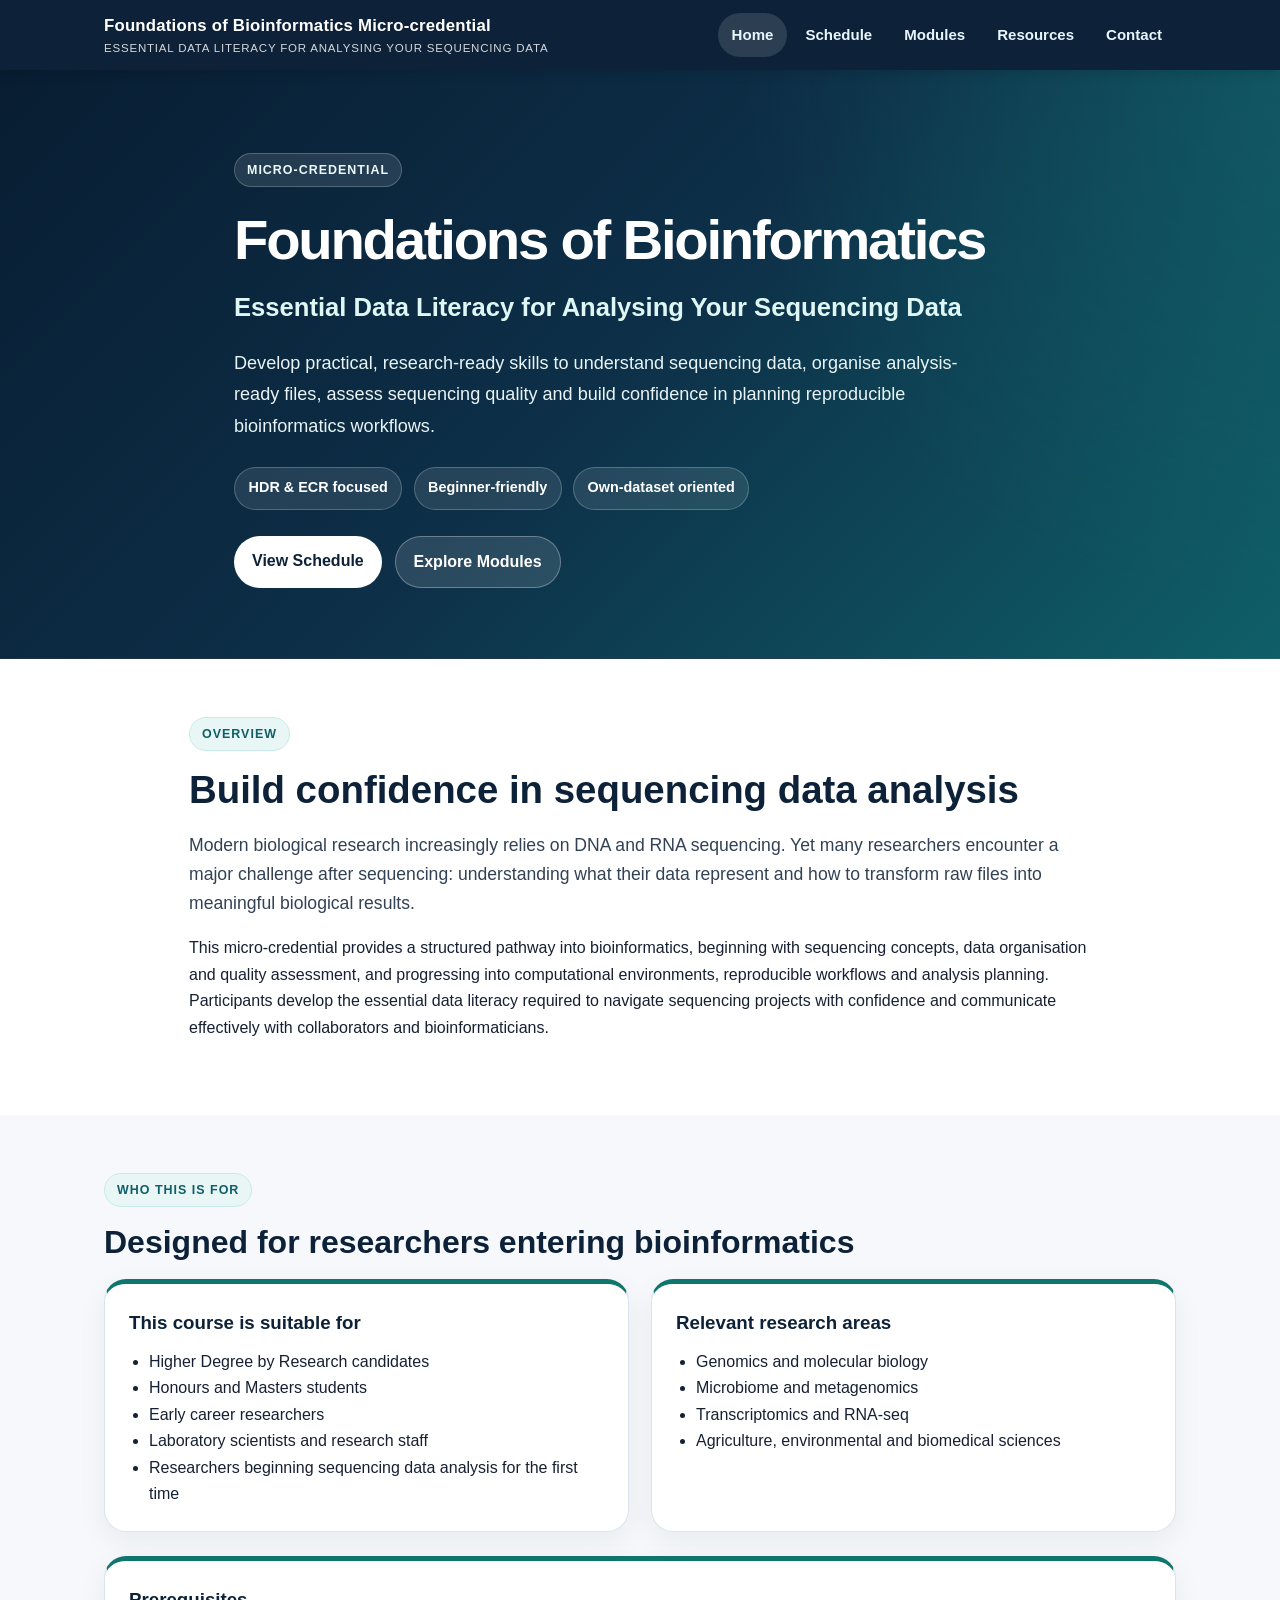
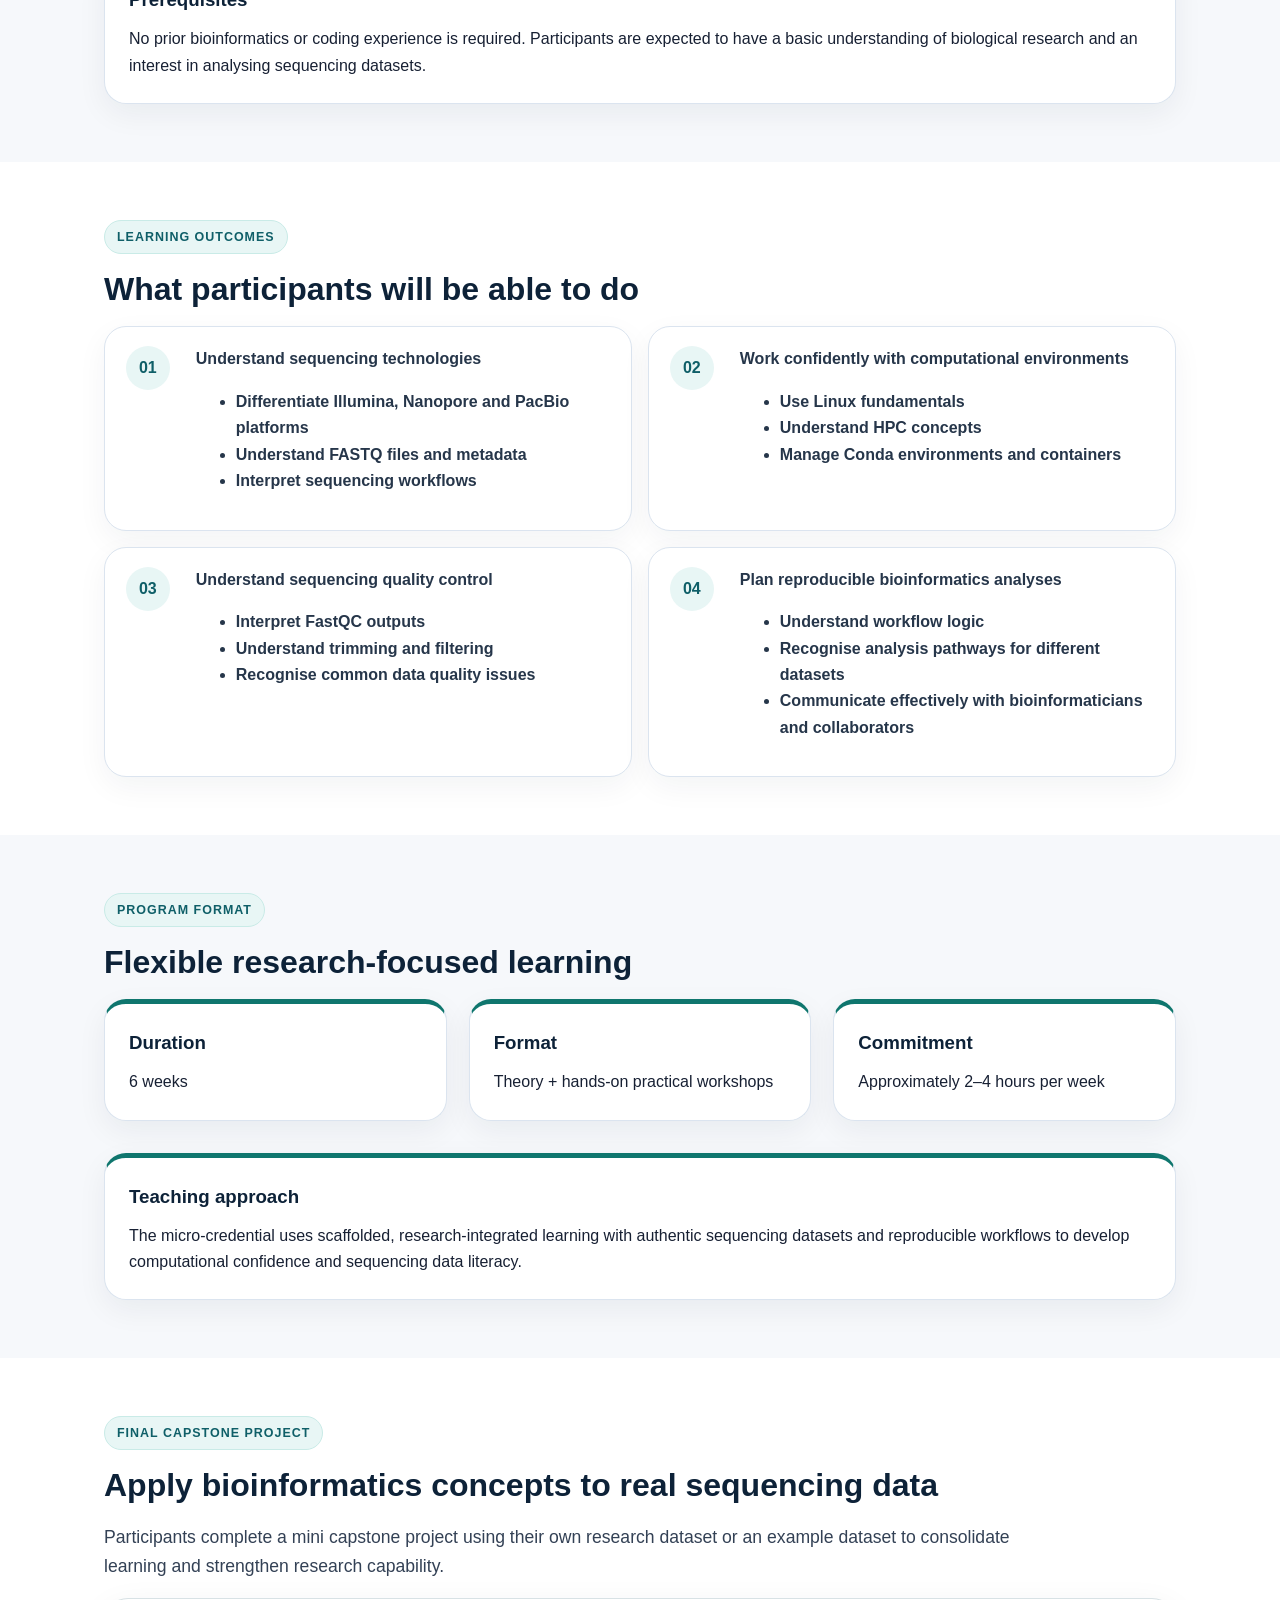
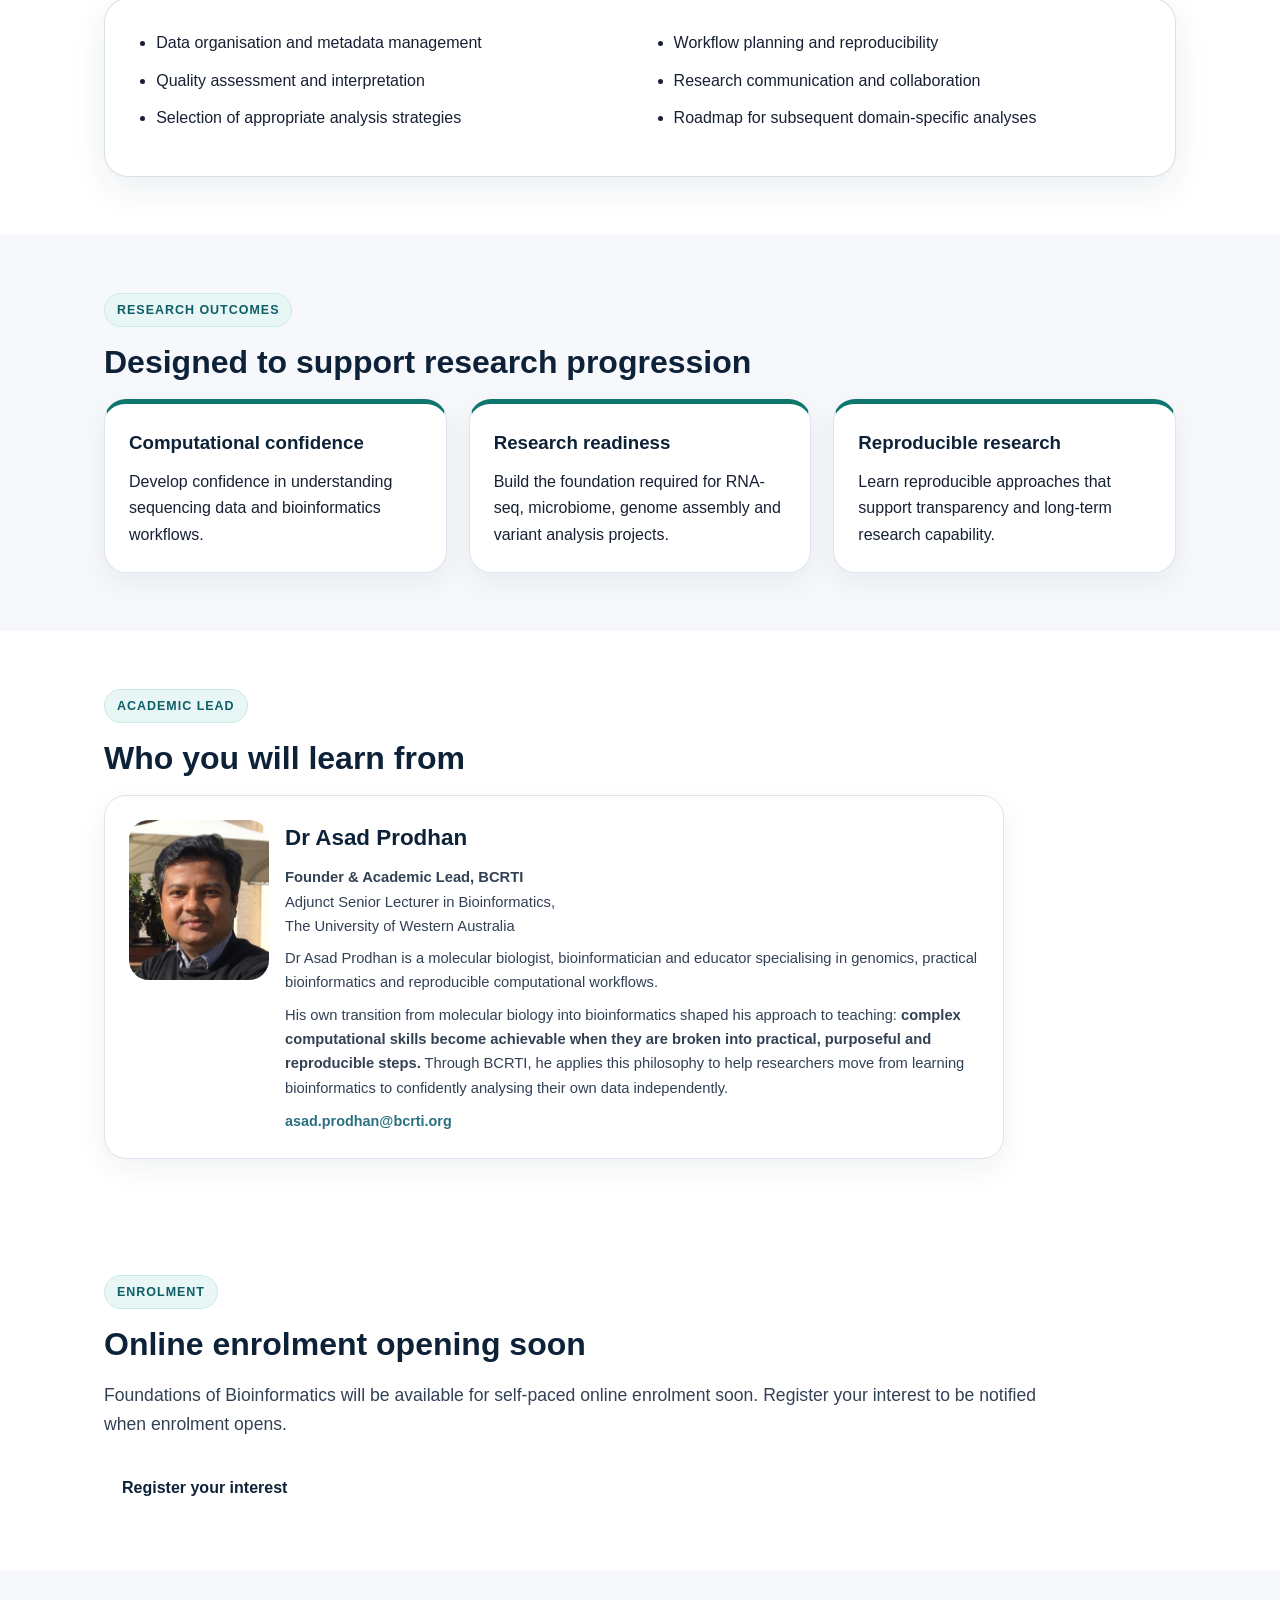
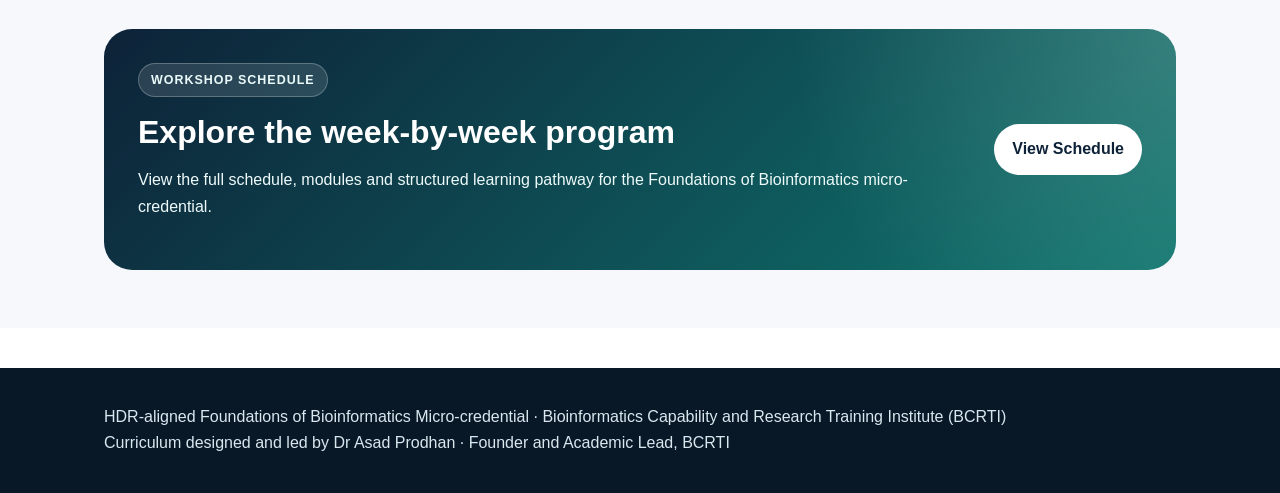
<file: index.html>
<!doctype html>
<html lang="en">

<head>
  <meta charset="utf-8">
  <meta name="viewport" content="width=device-width, initial-scale=1">
  <title>Foundations of Bioinformatics Micro-credential</title>
  <link rel="stylesheet" href="assets/css/style.css">
  <script defer src="assets/js/payment-config.js"></script>
</head>

<body>
<header class="topbar">
  <div class="container nav">
    <a class="brand" href="index.html">
      Foundations of Bioinformatics Micro-credential
      <span>Essential data literacy for analysing your sequencing data</span>
    </a>

    <nav class="menu">
      <a class="active" href="index.html">Home</a>
      <a href="schedule.html">Schedule</a>
      <a href="modules.html">Modules</a>
      <a href="resources.html">Resources</a>
      <a href="contact.html">Contact</a>
    </nav>
  </div>
</header>

<main>

  <section class="premium-hero">
    <div class="container premium-hero-copy centered-hero">

      <div class="premium-hero-copy">
        <div class="program-label">Micro-credential</div>

        <h1>Foundations of Bioinformatics</h1>

        <p class="hero-subtitle">
          Essential Data Literacy for Analysing Your Sequencing Data
        </p>

        <p class="hero-summary">
          Develop practical, research-ready skills to understand sequencing data,
          organise analysis-ready files, assess sequencing quality and build
          confidence in planning reproducible bioinformatics workflows.
        </p>

        <div class="hero-facts">
          <span>HDR &amp; ECR focused</span>
          <span>Beginner-friendly</span>
          <span>Own-dataset oriented</span>
        </div>

        <div class="hero-actions">
          <a class="button" href="schedule.html">View Schedule</a>
          <a class="button secondary-button" href="modules.html">Explore Modules</a>
        </div>
      </div>

    </div>
  </section>
<section id="overview" class="section">
  <div class="container landing">
    <span class="section-label">Overview</span>
    <h2>Build confidence in sequencing data analysis</h2>

    <p class="lead">
      Modern biological research increasingly relies on DNA and RNA sequencing.
      Yet many researchers encounter a major challenge after sequencing:
      understanding what their data represent and how to transform raw files
      into meaningful biological results.
    </p>

    <p>
      This micro-credential provides a structured pathway into bioinformatics,
      beginning with sequencing concepts, data organisation and quality assessment,
      and progressing into computational environments, reproducible workflows and
      analysis planning. Participants develop the essential data literacy required
      to navigate sequencing projects with confidence and communicate effectively
      with collaborators and bioinformaticians.
    </p>
  </div>
</section>
<section id="who-for" class="section alt">
  <div class="container">
    <span class="section-label">Who this is for</span>
    <h2>Designed for researchers entering bioinformatics</h2>

    <div class="grid two">

      <div class="card premium-card">
        <h3>This course is suitable for</h3>
        <ul>
          <li>Higher Degree by Research candidates</li>
          <li>Honours and Masters students</li>
          <li>Early career researchers</li>
          <li>Laboratory scientists and research staff</li>
          <li>Researchers beginning sequencing data analysis for the first time</li>
        </ul>
      </div>

      <div class="card premium-card">
        <h3>Relevant research areas</h3>
        <ul>
          <li>Genomics and molecular biology</li>
          <li>Microbiome and metagenomics</li>
          <li>Transcriptomics and RNA-seq</li>
          <li>Agriculture, environmental and biomedical sciences</li>
        </ul>
      </div>

    </div>

    <div class="card premium-card" style="margin-top:1.5rem;">
      <h3>Prerequisites</h3>

      <p>
        No prior bioinformatics or coding experience is required.
        Participants are expected to have a basic understanding of biological
        research and an interest in analysing sequencing datasets.
      </p>
    </div>

  </div>
</section>
<section id="learning-outcomes" class="section">
  <div class="container">

    <span class="section-label">Learning Outcomes</span>
    <h2>What participants will be able to do</h2>

    <div class="objective-grid">

      <div class="objective-item">
        <span>01</span>
        <div>
          <strong>Understand sequencing technologies</strong>
          <ul>
            <li>Differentiate Illumina, Nanopore and PacBio platforms</li>
            <li>Understand FASTQ files and metadata</li>
            <li>Interpret sequencing workflows</li>
          </ul>
        </div>
      </div>

      <div class="objective-item">
        <span>02</span>
        <div>
          <strong>Work confidently with computational environments</strong>
          <ul>
            <li>Use Linux fundamentals</li>
            <li>Understand HPC concepts</li>
            <li>Manage Conda environments and containers</li>
          </ul>
        </div>
      </div>

      <div class="objective-item">
        <span>03</span>
        <div>
          <strong>Understand sequencing quality control</strong>
          <ul>
            <li>Interpret FastQC outputs</li>
            <li>Understand trimming and filtering</li>
            <li>Recognise common data quality issues</li>
          </ul>
        </div>
      </div>

      <div class="objective-item">
        <span>04</span>
        <div>
          <strong>Plan reproducible bioinformatics analyses</strong>
          <ul>
            <li>Understand workflow logic</li>
            <li>Recognise analysis pathways for different datasets</li>
            <li>Communicate effectively with bioinformaticians and collaborators</li>
          </ul>
        </div>
      </div>

    </div>
  </div>
</section>
<section id="program-format" class="section alt">
  <div class="container">

    <span class="section-label">Program Format</span>
    <h2>Flexible research-focused learning</h2>

    <div class="grid three">

      <div class="card premium-card">
        <h3>Duration</h3>
        <p>6 weeks</p>
      </div>

      <div class="card premium-card">
        <h3>Format</h3>
        <p>Theory + hands-on practical workshops</p>
      </div>

      <div class="card premium-card">
        <h3>Commitment</h3>
        <p>Approximately 2–4 hours per week</p>
      </div>

    </div>

    <div class="card premium-card" style="margin-top:2rem;">

      <h3>Teaching approach</h3>

      <p>
        The micro-credential uses scaffolded, research-integrated learning
        with authentic sequencing datasets and reproducible workflows to
        develop computational confidence and sequencing data literacy.
      </p>

    </div>

  </div>
</section>
<section id="capstone" class="section">
  <div class="container">

    <span class="section-label">Final Capstone Project</span>
    <h2>Apply bioinformatics concepts to real sequencing data</h2>

    <p class="lead">
      Participants complete a mini capstone project using their own research
      dataset or an example dataset to consolidate learning and strengthen
      research capability.
    </p>

    <div class="outcomes-box">
      <ul>
        <li>Data organisation and metadata management</li>
        <li>Quality assessment and interpretation</li>
        <li>Selection of appropriate analysis strategies</li>
        <li>Workflow planning and reproducibility</li>
        <li>Research communication and collaboration</li>
        <li>Roadmap for subsequent domain-specific analyses</li>
      </ul>
    </div>

  </div>
</section>
<section id="research-outcomes" class="section alt">
  <div class="container">

    <span class="section-label">Research Outcomes</span>
    <h2>Designed to support research progression</h2>

    <div class="grid three">

      <div class="card premium-card">
        <h3>Computational confidence</h3>
        <p>
          Develop confidence in understanding sequencing data and bioinformatics workflows.
        </p>
      </div>

      <div class="card premium-card">
        <h3>Research readiness</h3>
        <p>
          Build the foundation required for RNA-seq, microbiome, genome assembly
          and variant analysis projects.
        </p>
      </div>

      <div class="card premium-card">
        <h3>Reproducible research</h3>
        <p>
          Learn reproducible approaches that support transparency and long-term
          research capability.
        </p>
      </div>

    </div>

  </div>
</section>
<section id="academic-lead" class="section">
  <div class="container">

    <span class="section-label">Academic Lead</span>
    <h2>Who you will learn from</h2>

    <div class="card instructor-card">
      <div class="lead-profile">

        <img src="assets/img/AsadProdhan.jpg" alt="Dr Asad Prodhan">

        <div>

          <h3>Dr Asad Prodhan</h3>

          <p>
            <strong>Founder &amp; Academic Lead, BCRTI</strong><br>
            Adjunct Senior Lecturer in Bioinformatics,<br>
            The University of Western Australia
          </p>

          <p>
            Dr Asad Prodhan is a molecular biologist, bioinformatician and educator specialising in genomics, practical bioinformatics and reproducible computational workflows.
          </p>
          
          <p>
            His own transition from molecular biology into bioinformatics shaped his approach to teaching: <strong>complex computational skills become achievable when they are broken into practical, purposeful and reproducible steps.</strong> Through BCRTI, he applies this philosophy to help researchers move from learning bioinformatics to confidently analysing their own data independently.
          </p>
          
          <a href="mailto:asad.prodhan@bcrti.org">
            asad.prodhan@bcrti.org
          </a>

        </div>

      </div>
    </div>

  </div>
</section>

<section id="enrol" class="section purchase-section">
  <div class="container">
    <span class="section-label">Enrolment</span>

    <div class="enrolment-state" data-enrolment-state="coming-soon" hidden>
      <h2>Online enrolment coming soon</h2>
      <p class="lead">Foundations of Bioinformatics is preparing for online enrolment. Please check back soon for enrolment updates.</p>
    </div>

    <div class="enrolment-state" data-enrolment-state="interest" hidden>
      <h2>Online enrolment opening soon</h2>
      <p class="lead">Foundations of Bioinformatics will be available for self-paced online enrolment soon. Register your interest to be notified when enrolment opens.</p>
      <a class="button enrolment-primary-action" href="#" data-interest-register>Register your interest</a>
    </div>

    <div class="enrolment-state" data-enrolment-state="open" hidden>
      <h2>Choose the payment pathway that suits you</h2>
      <p class="lead">Individual learners can pay online. Groups and institutions can request an invoice so BCRTI can apply the agreed cohort, institutional or negotiated fee.</p>
      <div class="grid three purchase-grid">
        <div class="card premium-card purchase-card"><img src="assets/img/BCRTI_Logo_vertical.png" alt="BCRTI" class="purchase-logo"><h3>Individual learner</h3><p>Purchase one place in the Foundations of Bioinformatics micro-credential.</p><div class="purchase-price">AUD $300</div><a class="button purchase-button" href="#" data-stripe-pay>Pay &amp; Enrol</a><a class="text-action" href="#" data-invoice-request="individual learner">Request an invoice instead</a></div>
        <div class="card premium-card purchase-card"><h3>Group purchase</h3><p>For supervisors, laboratories or research groups purchasing places for multiple learners.</p><p class="purchase-note">Group pricing can be agreed with BCRTI before invoicing.</p><a class="button purchase-button" href="#" data-invoice-request="group purchase">Request Group Invoice</a></div>
        <div class="card premium-card purchase-card"><h3>Institutional purchase</h3><p>For universities, research organisations and institutional cohorts or seat licences.</p><p class="purchase-note">Institutional and cohort pricing can be negotiated according to delivery and seat requirements.</p><a class="button purchase-button" href="#" data-invoice-request="institutional purchase">Request Institutional Invoice</a></div>
      </div>
      <div id="payment-not-configured" class="purchase-help">Need a purchase order or a personally negotiated fee? Request an invoice and BCRTI can issue it at the agreed amount.</div>
    </div>

    <div class="enrolment-state" data-enrolment-state="closed" hidden>
      <h2>Online enrolment is currently closed</h2>
      <p class="lead">Online enrolment for Foundations of Bioinformatics is currently closed. Please check back for future enrolment opportunities.</p>
    </div>
  </div>
</section>
<section class="section alt">
  <div class="container">

    <div class="cta premium-cta">

      <div>

        <span class="section-label light">
          Workshop schedule
        </span>

        <h2>Explore the week-by-week program</h2>

        <p>
          View the full schedule, modules and structured learning pathway
          for the Foundations of Bioinformatics micro-credential.
        </p>

      </div>

      <a class="button" href="schedule.html">
        View Schedule
      </a>

    </div>

  </div>
</section>
<footer class="footer">
  <div class="container">
    HDR-aligned Foundations of Bioinformatics Micro-credential · Bioinformatics Capability and Research Training Institute (BCRTI)<br>
    Curriculum designed and led by Dr Asad Prodhan · Founder and Academic Lead, BCRTI
  </div>
</footer>

</body>
</html>
</file>
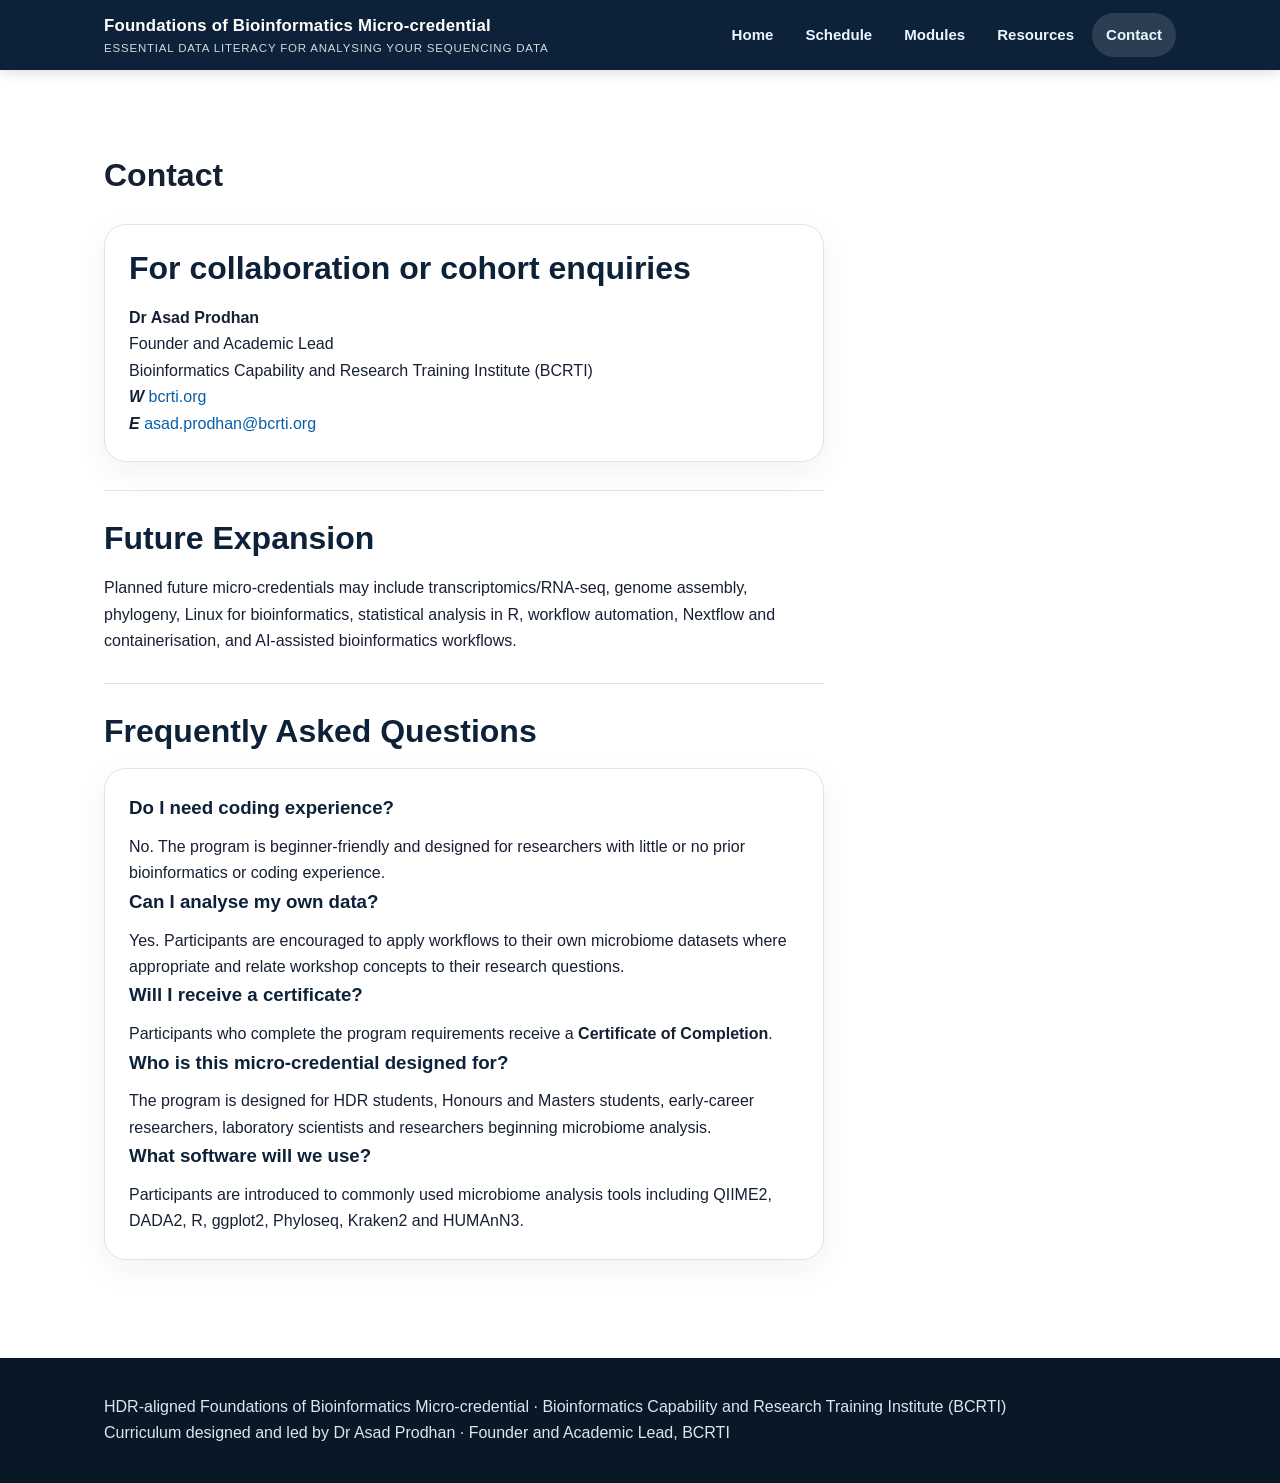
<file: contact.html>
<!doctype html>
<html lang="en">

<head>
<meta charset="utf-8">
<meta name="viewport" content="width=device-width,initial-scale=1">
<title>Contact · Microbiome Analysis Micro-credential</title>
<link rel="stylesheet" href="assets/css/style.css">
</head>

<body>

<header class="topbar">
  <div class="container nav">
    <a class="brand" href="index.html">
      Foundations of Bioinformatics Micro-credential
      <span>Essential data literacy for analysing your sequencing data</span>
    </a>
    
    <nav class="menu">
      <a href="index.html">Home</a>
      <a href="schedule.html">Schedule</a>
      <a href="modules.html">Modules</a>
      <a href="resources.html">Resources</a>
      <a class="active" href="contact.html">Contact</a>
    </nav>

  </div>
</header>


<main class="section">

  <div class="container">

    <h1>Contact</h1>

    <div class="contact-box">

      <div class="card">

        <h2>For collaboration or cohort enquiries</h2>

        <p>
          <strong>Dr Asad Prodhan</strong><br>
          Founder and Academic Lead<br>
          Bioinformatics Capability and Research Training Institute (BCRTI)<br>
          <strong><em>W</em></strong> <a href="https://bcrti.org">bcrti.org</a>
        </p>

        <p>
          <strong><em>E</em></strong>
          <a href="mailto:asad.prodhan@bcrti.org">
            asad.prodhan@bcrti.org
          </a>
        </p>

      </div>

      <div class="rule"></div>

      <h2>Future Expansion</h2>

      <p>
        Planned future micro-credentials may include transcriptomics/RNA-seq,
        genome assembly, phylogeny, Linux for bioinformatics, statistical
        analysis in R, workflow automation, Nextflow and containerisation,
        and AI-assisted bioinformatics workflows.
      </p>

      <div class="rule"></div>

      <h2>Frequently Asked Questions</h2>

      <div class="card">

        <h3>Do I need coding experience?</h3>

        <p>
          No. The program is beginner-friendly and designed for researchers
          with little or no prior bioinformatics or coding experience.
        </p>


        <h3>Can I analyse my own data?</h3>

        <p>
          Yes. Participants are encouraged to apply workflows to their own
          microbiome datasets where appropriate and relate workshop concepts
          to their research questions.
        </p>


        <h3>Will I receive a certificate?</h3>

        <p>
          Participants who complete the program requirements receive a
          <strong>Certificate of Completion</strong>.
        </p>


        <h3>Who is this micro-credential designed for?</h3>

        <p>
          The program is designed for HDR students, Honours and Masters
          students, early-career researchers, laboratory scientists and
          researchers beginning microbiome analysis.
        </p>


        <h3>What software will we use?</h3>

        <p>
          Participants are introduced to commonly used microbiome analysis
          tools including QIIME2, DADA2, R, ggplot2, Phyloseq, Kraken2
          and HUMAnN3.
        </p>

      </div>

    </div>

  </div>

</main>

<footer class="footer">
  <div class="container">
    HDR-aligned Foundations of Bioinformatics Micro-credential · Bioinformatics Capability and Research Training Institute (BCRTI)<br>
    Curriculum designed and led by Dr Asad Prodhan · Founder and Academic Lead, BCRTI
  </div>
</footer>

</body>
</html>
</file>
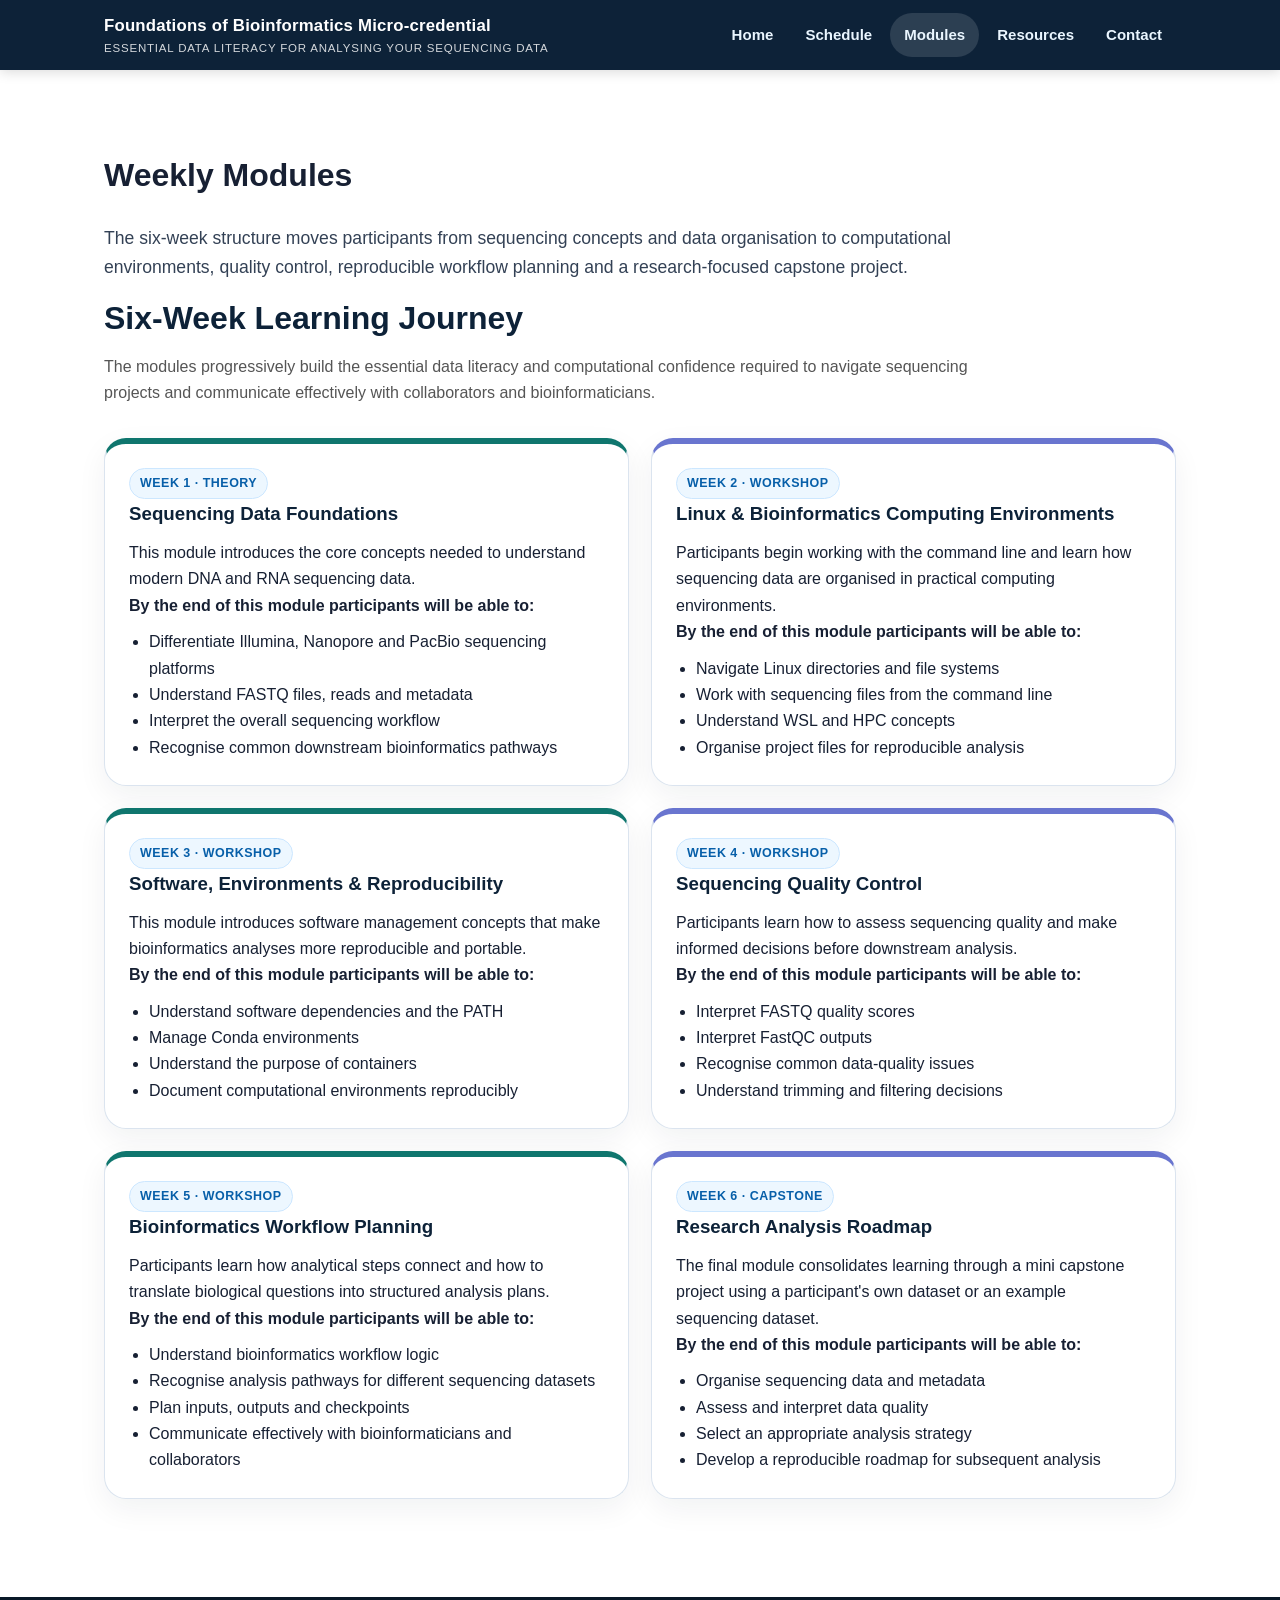
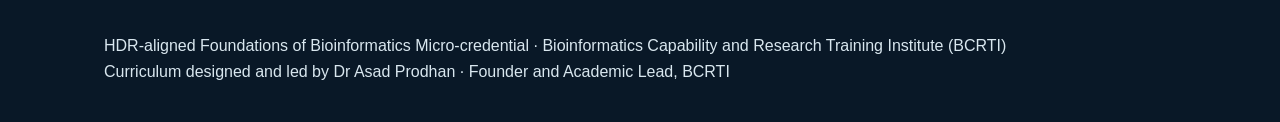
<file: modules.html>
<!doctype html>
<html lang="en">

<head>
<meta charset="utf-8">
<meta name="viewport" content="width=device-width,initial-scale=1">
<title>Modules · Foundations of Bioinformatics Micro-credential</title>
<link rel="stylesheet" href="assets/css/style.css">
</head>

<body>

<header class="topbar">
  <div class="container nav">

    <a class="brand" href="index.html">
      Foundations of Bioinformatics Micro-credential
      <span>Essential data literacy for analysing your sequencing data</span>
    </a>

    <nav class="menu">
      <a href="index.html">Home</a>
      <a href="schedule.html">Schedule</a>
      <a class="active" href="modules.html">Modules</a>
      <a href="resources.html">Resources</a>
      <a href="contact.html">Contact</a>
    </nav>

  </div>
</header>

<main class="section">

  <div class="container">

    <h1>Weekly Modules</h1>

    <p class="lead">
      The six-week structure moves participants from sequencing concepts and data
      organisation to computational environments, quality control, reproducible
      workflow planning and a research-focused capstone project.
    </p>

    <section class="modules-section">

      <h2>Six-Week Learning Journey</h2>

      <p class="section-intro">
        The modules progressively build the essential data literacy and computational
        confidence required to navigate sequencing projects and communicate effectively
        with collaborators and bioinformaticians.
      </p>

      <div class="grid two">

        <div class="card module-card">
          <span class="badge">Week 1 · Theory</span>
          <h3>Sequencing Data Foundations</h3>
          <p>
            This module introduces the core concepts needed to understand modern DNA
            and RNA sequencing data.
          </p>
          <p><strong>By the end of this module participants will be able to:</strong></p>
          <ul>
            <li>Differentiate Illumina, Nanopore and PacBio sequencing platforms</li>
            <li>Understand FASTQ files, reads and metadata</li>
            <li>Interpret the overall sequencing workflow</li>
            <li>Recognise common downstream bioinformatics pathways</li>
          </ul>
        </div>

        <div class="card module-card">
          <span class="badge">Week 2 · Workshop</span>
          <h3>Linux &amp; Bioinformatics Computing Environments</h3>
          <p>
            Participants begin working with the command line and learn how sequencing
            data are organised in practical computing environments.
          </p>
          <p><strong>By the end of this module participants will be able to:</strong></p>
          <ul>
            <li>Navigate Linux directories and file systems</li>
            <li>Work with sequencing files from the command line</li>
            <li>Understand WSL and HPC concepts</li>
            <li>Organise project files for reproducible analysis</li>
          </ul>
        </div>

        <div class="card module-card">
          <span class="badge">Week 3 · Workshop</span>
          <h3>Software, Environments &amp; Reproducibility</h3>
          <p>
            This module introduces software management concepts that make
            bioinformatics analyses more reproducible and portable.
          </p>
          <p><strong>By the end of this module participants will be able to:</strong></p>
          <ul>
            <li>Understand software dependencies and the PATH</li>
            <li>Manage Conda environments</li>
            <li>Understand the purpose of containers</li>
            <li>Document computational environments reproducibly</li>
          </ul>
        </div>

        <div class="card module-card">
          <span class="badge">Week 4 · Workshop</span>
          <h3>Sequencing Quality Control</h3>
          <p>
            Participants learn how to assess sequencing quality and make informed
            decisions before downstream analysis.
          </p>
          <p><strong>By the end of this module participants will be able to:</strong></p>
          <ul>
            <li>Interpret FASTQ quality scores</li>
            <li>Interpret FastQC outputs</li>
            <li>Recognise common data-quality issues</li>
            <li>Understand trimming and filtering decisions</li>
          </ul>
        </div>

        <div class="card module-card">
          <span class="badge">Week 5 · Workshop</span>
          <h3>Bioinformatics Workflow Planning</h3>
          <p>
            Participants learn how analytical steps connect and how to translate
            biological questions into structured analysis plans.
          </p>
          <p><strong>By the end of this module participants will be able to:</strong></p>
          <ul>
            <li>Understand bioinformatics workflow logic</li>
            <li>Recognise analysis pathways for different sequencing datasets</li>
            <li>Plan inputs, outputs and checkpoints</li>
            <li>Communicate effectively with bioinformaticians and collaborators</li>
          </ul>
        </div>

        <div class="card module-card">
          <span class="badge">Week 6 · Capstone</span>
          <h3>Research Analysis Roadmap</h3>
          <p>
            The final module consolidates learning through a mini capstone project
            using a participant's own dataset or an example sequencing dataset.
          </p>
          <p><strong>By the end of this module participants will be able to:</strong></p>
          <ul>
            <li>Organise sequencing data and metadata</li>
            <li>Assess and interpret data quality</li>
            <li>Select an appropriate analysis strategy</li>
            <li>Develop a reproducible roadmap for subsequent analysis</li>
          </ul>
        </div>

      </div>

    </section>

  </div>

</main>

<footer class="footer">
  <div class="container">
    HDR-aligned Foundations of Bioinformatics Micro-credential · Bioinformatics Capability and Research Training Institute (BCRTI)<br>
    Curriculum designed and led by Dr Asad Prodhan · Founder and Academic Lead, BCRTI
  </div>
</footer>

</body>
</html>
</file>
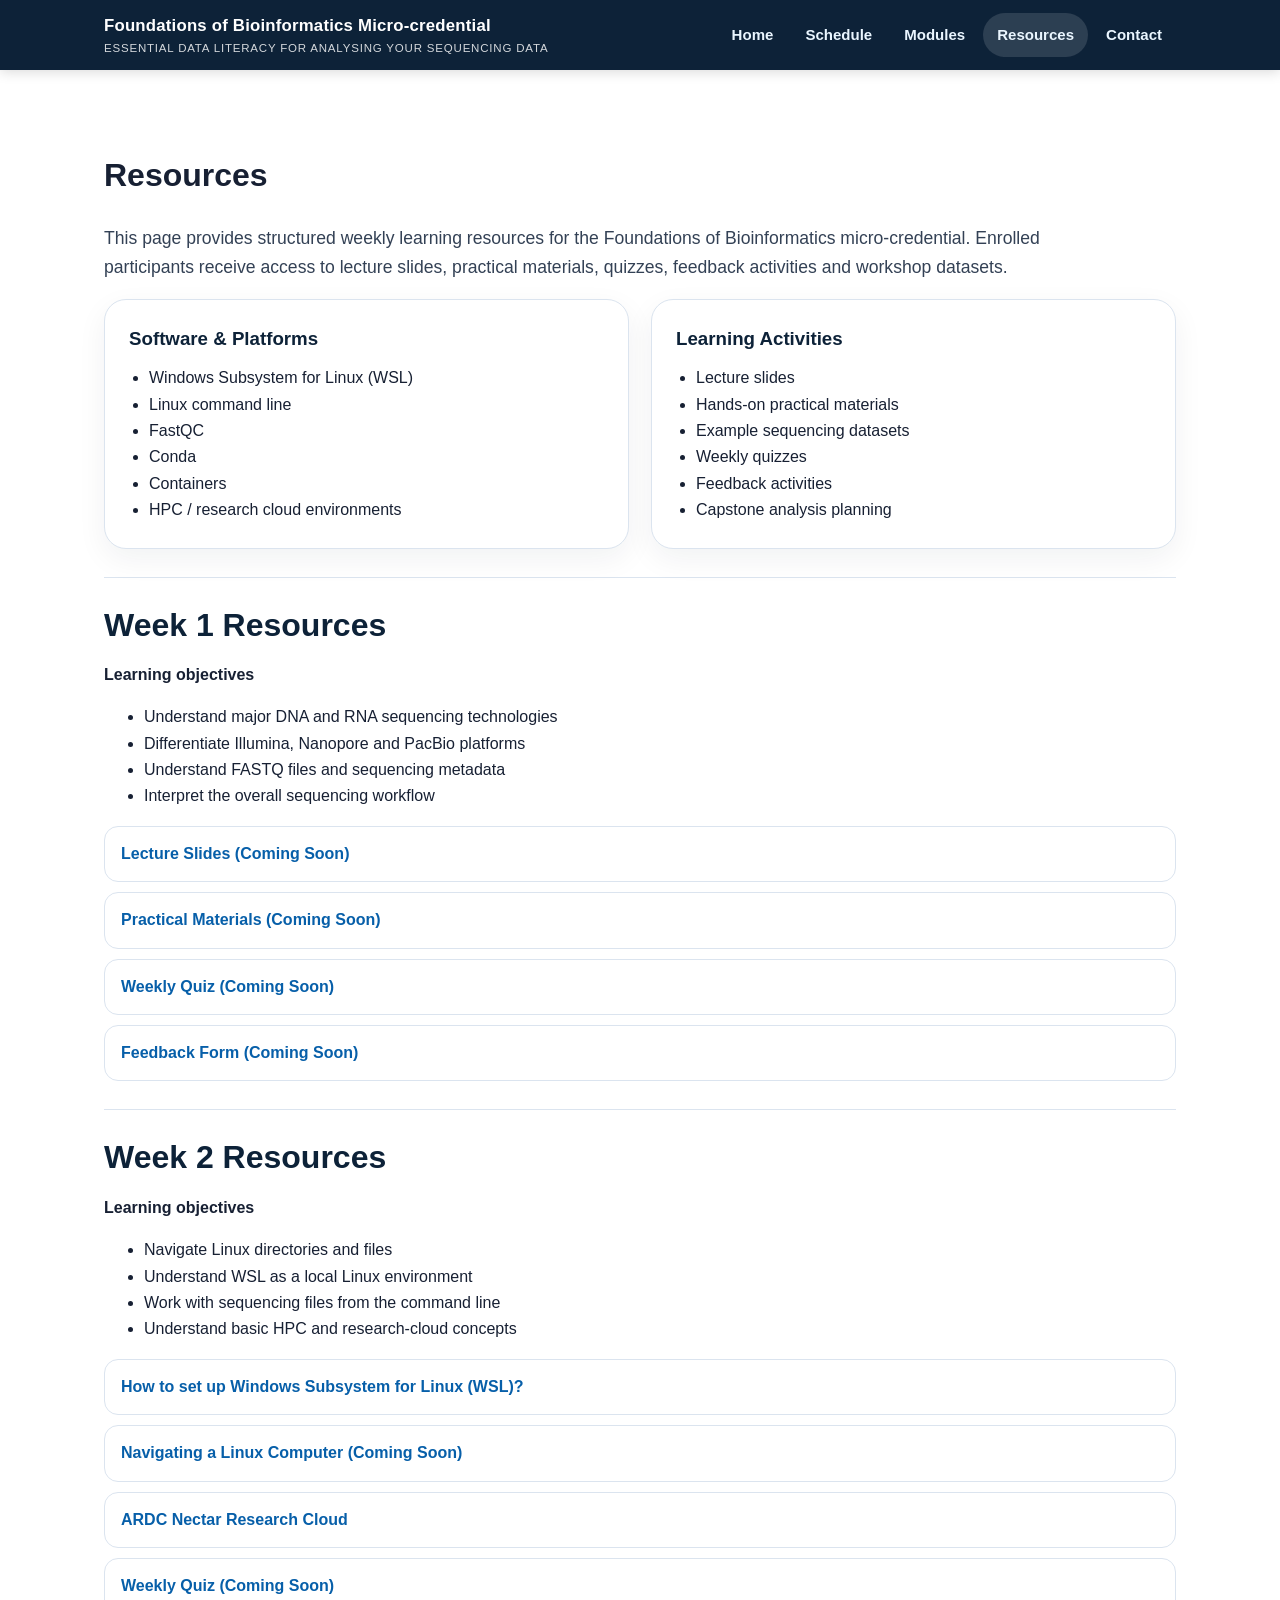
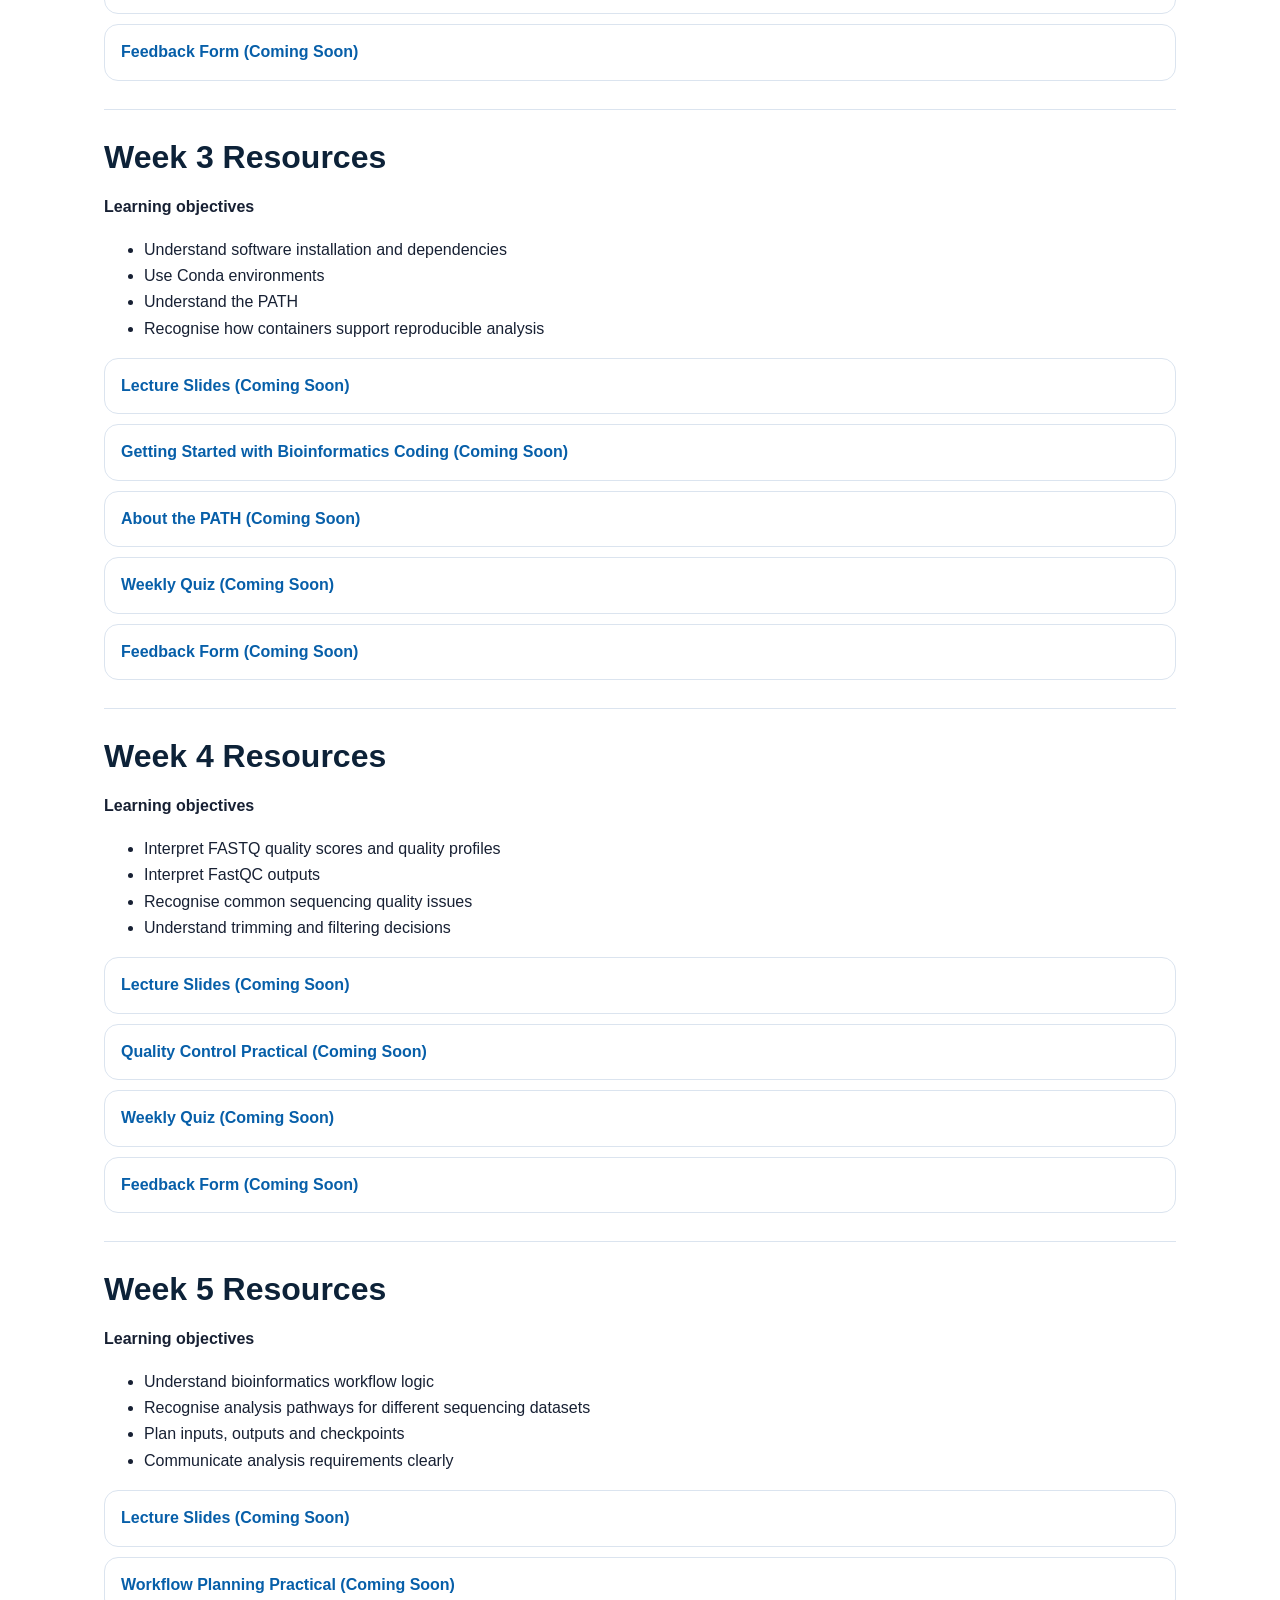
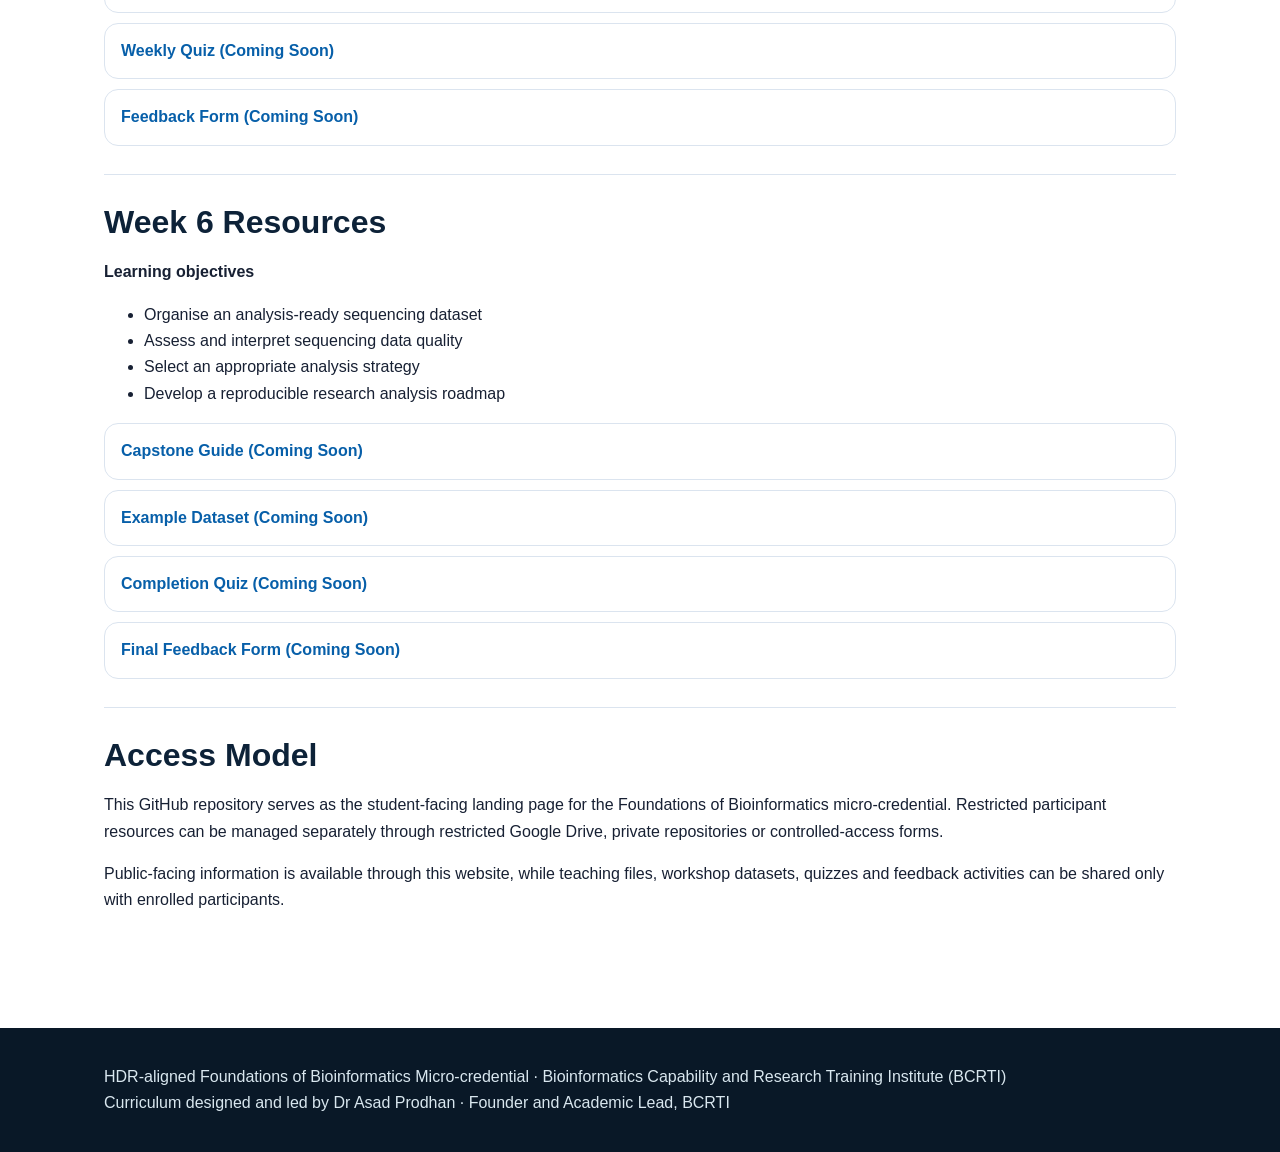
<file: resources.html>
<!doctype html>
<html lang="en">

<head>
<meta charset="utf-8">
<meta name="viewport" content="width=device-width,initial-scale=1">
<title>Resources · Foundations of Bioinformatics Micro-credential</title>
<link rel="stylesheet" href="assets/css/style.css">
</head>

<body>

<header class="topbar">
  <div class="container nav">

    <a class="brand" href="index.html">
      Foundations of Bioinformatics Micro-credential
      <span>Essential data literacy for analysing your sequencing data</span>
    </a>

    <nav class="menu">
      <a href="index.html">Home</a>
      <a href="schedule.html">Schedule</a>
      <a href="modules.html">Modules</a>
      <a class="active" href="resources.html">Resources</a>
      <a href="contact.html">Contact</a>
    </nav>

  </div>
</header>

<main class="section">

  <div class="container">

    <h1>Resources</h1>

    <p class="lead">
      This page provides structured weekly learning resources for the
      Foundations of Bioinformatics micro-credential. Enrolled participants receive
      access to lecture slides, practical materials, quizzes, feedback activities
      and workshop datasets.
    </p>

    <div class="grid two">

      <div class="card">
        <h3>Software &amp; Platforms</h3>
        <ul>
          <li>Windows Subsystem for Linux (WSL)</li>
          <li>Linux command line</li>
          <li>FastQC</li>
          <li>Conda</li>
          <li>Containers</li>
          <li>HPC / research cloud environments</li>
        </ul>
      </div>

      <div class="card">
        <h3>Learning Activities</h3>
        <ul>
          <li>Lecture slides</li>
          <li>Hands-on practical materials</li>
          <li>Example sequencing datasets</li>
          <li>Weekly quizzes</li>
          <li>Feedback activities</li>
          <li>Capstone analysis planning</li>
        </ul>
      </div>

    </div>

    <div class="rule"></div>

    <h2>Week 1 Resources</h2>
    <p><strong>Learning objectives</strong></p>
    <ul>
      <li>Understand major DNA and RNA sequencing technologies</li>
      <li>Differentiate Illumina, Nanopore and PacBio platforms</li>
      <li>Understand FASTQ files and sequencing metadata</li>
      <li>Interpret the overall sequencing workflow</li>
    </ul>
    <a class="resource-link" href="#">Lecture Slides (Coming Soon)</a>
    <a class="resource-link" href="#">Practical Materials (Coming Soon)</a>
    <a class="resource-link" href="#">Weekly Quiz (Coming Soon)</a>
    <a class="resource-link" href="#">Feedback Form (Coming Soon)</a>

    <div class="rule"></div>

    <h2>Week 2 Resources</h2>
    <p><strong>Learning objectives</strong></p>
    <ul>
      <li>Navigate Linux directories and files</li>
      <li>Understand WSL as a local Linux environment</li>
      <li>Work with sequencing files from the command line</li>
      <li>Understand basic HPC and research-cloud concepts</li>
    </ul>
    <a class="resource-link"
       href="https://github.com/asadprodhan/How_to_set_up_WSL">
      How to set up Windows Subsystem for Linux (WSL)?
    </a>
    <a class="resource-link" href="#">Navigating a Linux Computer (Coming Soon)</a>
    <a class="resource-link"
       href="https://ardc.edu.au/services/ardc-nectar-research-cloud/">
      ARDC Nectar Research Cloud
    </a>
    <a class="resource-link" href="#">Weekly Quiz (Coming Soon)</a>
    <a class="resource-link" href="#">Feedback Form (Coming Soon)</a>

    <div class="rule"></div>

    <h2>Week 3 Resources</h2>
    <p><strong>Learning objectives</strong></p>
    <ul>
      <li>Understand software installation and dependencies</li>
      <li>Use Conda environments</li>
      <li>Understand the PATH</li>
      <li>Recognise how containers support reproducible analysis</li>
    </ul>
    <a class="resource-link" href="#">Lecture Slides (Coming Soon)</a>
    <a class="resource-link" href="#">Getting Started with Bioinformatics Coding (Coming Soon)</a>
    <a class="resource-link" href="#">About the PATH (Coming Soon)</a>
    <a class="resource-link" href="#">Weekly Quiz (Coming Soon)</a>
    <a class="resource-link" href="#">Feedback Form (Coming Soon)</a>

    <div class="rule"></div>

    <h2>Week 4 Resources</h2>
    <p><strong>Learning objectives</strong></p>
    <ul>
      <li>Interpret FASTQ quality scores and quality profiles</li>
      <li>Interpret FastQC outputs</li>
      <li>Recognise common sequencing quality issues</li>
      <li>Understand trimming and filtering decisions</li>
    </ul>
    <a class="resource-link" href="#">Lecture Slides (Coming Soon)</a>
    <a class="resource-link" href="#">Quality Control Practical (Coming Soon)</a>
    <a class="resource-link" href="#">Weekly Quiz (Coming Soon)</a>
    <a class="resource-link" href="#">Feedback Form (Coming Soon)</a>

    <div class="rule"></div>

    <h2>Week 5 Resources</h2>
    <p><strong>Learning objectives</strong></p>
    <ul>
      <li>Understand bioinformatics workflow logic</li>
      <li>Recognise analysis pathways for different sequencing datasets</li>
      <li>Plan inputs, outputs and checkpoints</li>
      <li>Communicate analysis requirements clearly</li>
    </ul>
    <a class="resource-link" href="#">Lecture Slides (Coming Soon)</a>
    <a class="resource-link" href="#">Workflow Planning Practical (Coming Soon)</a>
    <a class="resource-link" href="#">Weekly Quiz (Coming Soon)</a>
    <a class="resource-link" href="#">Feedback Form (Coming Soon)</a>

    <div class="rule"></div>

    <h2>Week 6 Resources</h2>
    <p><strong>Learning objectives</strong></p>
    <ul>
      <li>Organise an analysis-ready sequencing dataset</li>
      <li>Assess and interpret sequencing data quality</li>
      <li>Select an appropriate analysis strategy</li>
      <li>Develop a reproducible research analysis roadmap</li>
    </ul>
    <a class="resource-link" href="#">Capstone Guide (Coming Soon)</a>
    <a class="resource-link" href="#">Example Dataset (Coming Soon)</a>
    <a class="resource-link" href="#">Completion Quiz (Coming Soon)</a>
    <a class="resource-link" href="#">Final Feedback Form (Coming Soon)</a>

    <div class="rule"></div>

    <h2>Access Model</h2>

    <p>
      This GitHub repository serves as the student-facing landing page for the
      Foundations of Bioinformatics micro-credential. Restricted participant resources
      can be managed separately through restricted Google Drive, private repositories
      or controlled-access forms.
    </p>

    <p>
      Public-facing information is available through this website, while teaching files,
      workshop datasets, quizzes and feedback activities can be shared only with enrolled
      participants.
    </p>

  </div>

</main>

<footer class="footer">
  <div class="container">
    HDR-aligned Foundations of Bioinformatics Micro-credential · Bioinformatics Capability and Research Training Institute (BCRTI)<br>
    Curriculum designed and led by Dr Asad Prodhan · Founder and Academic Lead, BCRTI
  </div>
</footer>

</body>
</html>
</file>
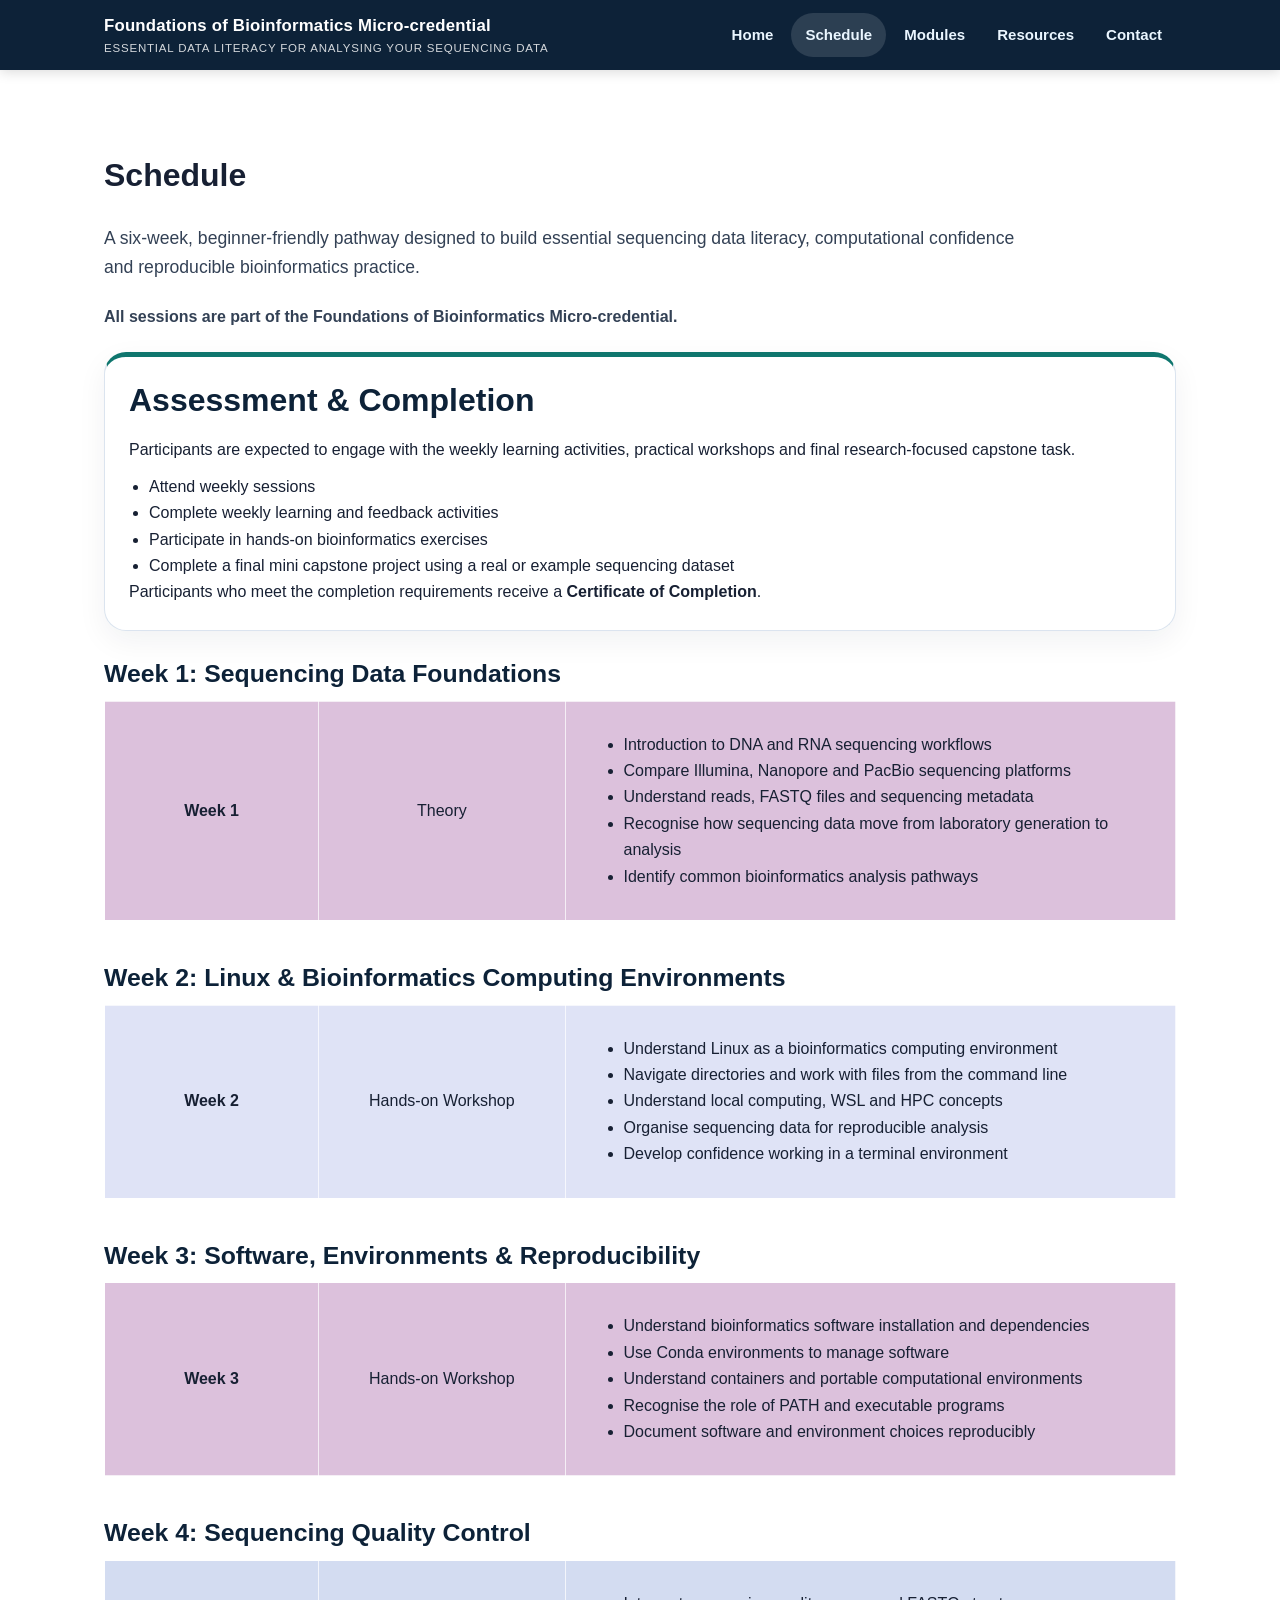
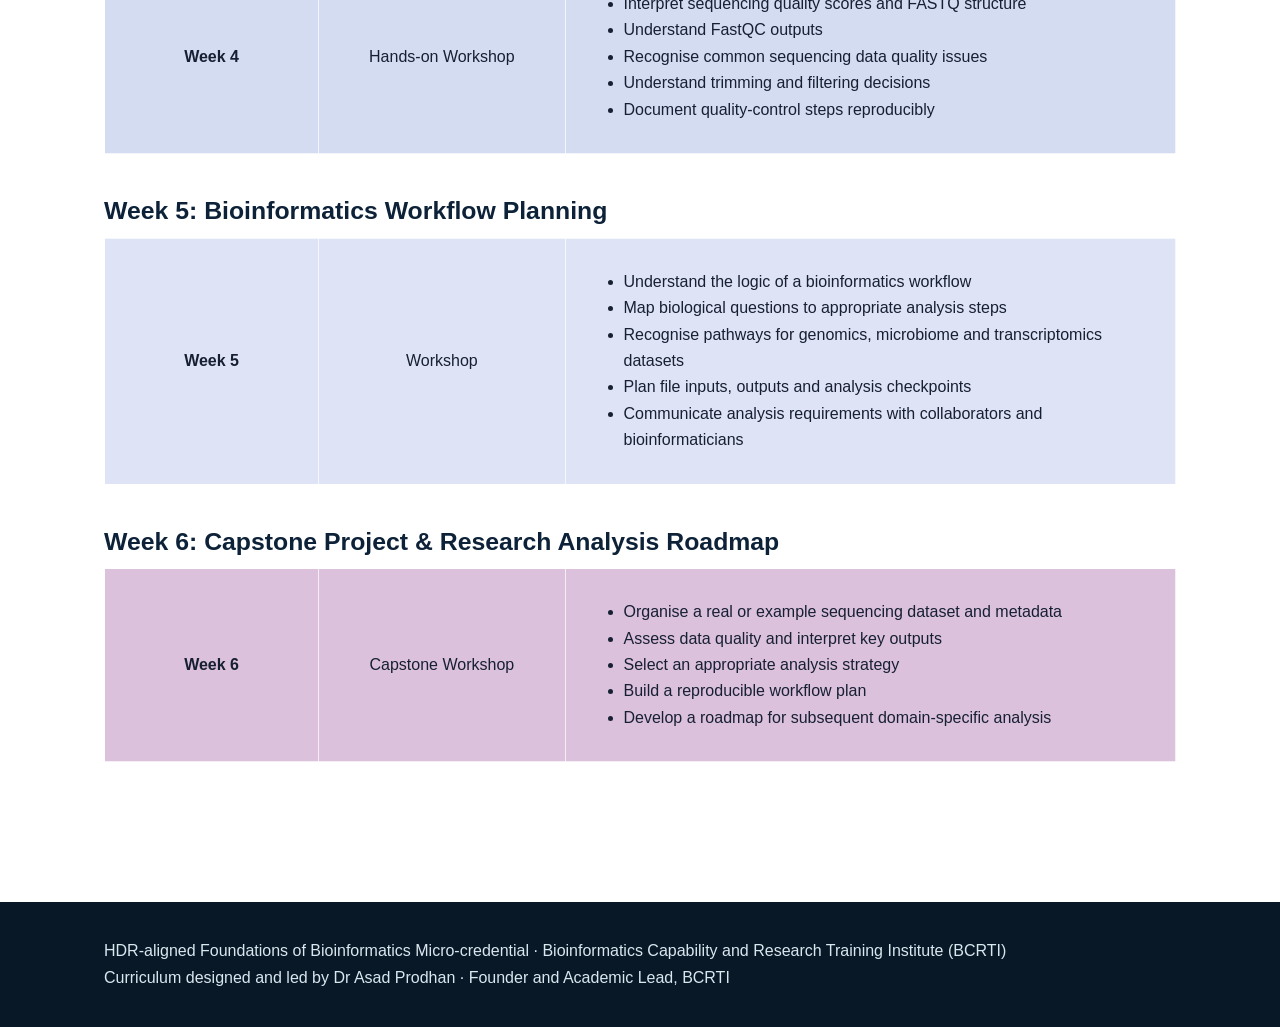
<file: schedule.html>
<!doctype html>
<html lang="en">

<head>
<meta charset="utf-8">
<meta name="viewport" content="width=device-width,initial-scale=1">
<title>Schedule · Foundations of Bioinformatics Micro-credential</title>
<link rel="stylesheet" href="assets/css/style.css">
</head>

<body>

<header class="topbar">
  <div class="container nav">

    <a class="brand" href="index.html">
      Foundations of Bioinformatics Micro-credential
      <span>Essential data literacy for analysing your sequencing data</span>
    </a>

    <nav class="menu">
      <a href="index.html">Home</a>
      <a class="active" href="schedule.html">Schedule</a>
      <a href="modules.html">Modules</a>
      <a href="resources.html">Resources</a>
      <a href="contact.html">Contact</a>
    </nav>

  </div>
</header>

<main class="section">

  <div class="container">

    <h1>Schedule</h1>

    <p class="lead">
      A six-week, beginner-friendly pathway designed to build essential sequencing
      data literacy, computational confidence and reproducible bioinformatics practice.
    </p>

    <p class="workshop-note">
      All sessions are part of the Foundations of Bioinformatics Micro-credential.
    </p>

    <div class="card premium-card">
      <h2>Assessment &amp; Completion</h2>

      <p>
        Participants are expected to engage with the weekly learning activities,
        practical workshops and final research-focused capstone task.
      </p>

      <ul>
        <li>Attend weekly sessions</li>
        <li>Complete weekly learning and feedback activities</li>
        <li>Participate in hands-on bioinformatics exercises</li>
        <li>Complete a final mini capstone project using a real or example sequencing dataset</li>
      </ul>

      <p>
        Participants who meet the completion requirements receive a
        <strong>Certificate of Completion</strong>.
      </p>
    </div>

    <div class="schedule-block">
      <h2>Week 1: Sequencing Data Foundations</h2>
      <table class="schedule-table daily-schedule-std">
        <tr>
          <td>Week 1</td>
          <td>Theory</td>
          <td>
            <ul>
              <li>Introduction to DNA and RNA sequencing workflows</li>
              <li>Compare Illumina, Nanopore and PacBio sequencing platforms</li>
              <li>Understand reads, FASTQ files and sequencing metadata</li>
              <li>Recognise how sequencing data move from laboratory generation to analysis</li>
              <li>Identify common bioinformatics analysis pathways</li>
            </ul>
          </td>
        </tr>
      </table>
    </div>

    <div class="schedule-block">
      <h2>Week 2: Linux &amp; Bioinformatics Computing Environments</h2>
      <table class="schedule-table daily-schedule-mon">
        <tr>
          <td>Week 2</td>
          <td>Hands-on Workshop</td>
          <td>
            <ul>
              <li>Understand Linux as a bioinformatics computing environment</li>
              <li>Navigate directories and work with files from the command line</li>
              <li>Understand local computing, WSL and HPC concepts</li>
              <li>Organise sequencing data for reproducible analysis</li>
              <li>Develop confidence working in a terminal environment</li>
            </ul>
          </td>
        </tr>
      </table>
    </div>

    <div class="schedule-block">
      <h2>Week 3: Software, Environments &amp; Reproducibility</h2>
      <table class="schedule-table daily-schedule-std">
        <tr>
          <td>Week 3</td>
          <td>Hands-on Workshop</td>
          <td>
            <ul>
              <li>Understand bioinformatics software installation and dependencies</li>
              <li>Use Conda environments to manage software</li>
              <li>Understand containers and portable computational environments</li>
              <li>Recognise the role of PATH and executable programs</li>
              <li>Document software and environment choices reproducibly</li>
            </ul>
          </td>
        </tr>
      </table>
    </div>

    <div class="schedule-block">
      <h2>Week 4: Sequencing Quality Control</h2>
      <table class="schedule-table daily-schedule-wed">
        <tr>
          <td>Week 4</td>
          <td>Hands-on Workshop</td>
          <td>
            <ul>
              <li>Interpret sequencing quality scores and FASTQ structure</li>
              <li>Understand FastQC outputs</li>
              <li>Recognise common sequencing data quality issues</li>
              <li>Understand trimming and filtering decisions</li>
              <li>Document quality-control steps reproducibly</li>
            </ul>
          </td>
        </tr>
      </table>
    </div>

    <div class="schedule-block">
      <h2>Week 5: Bioinformatics Workflow Planning</h2>
      <table class="schedule-table daily-schedule-mon">
        <tr>
          <td>Week 5</td>
          <td>Workshop</td>
          <td>
            <ul>
              <li>Understand the logic of a bioinformatics workflow</li>
              <li>Map biological questions to appropriate analysis steps</li>
              <li>Recognise pathways for genomics, microbiome and transcriptomics datasets</li>
              <li>Plan file inputs, outputs and analysis checkpoints</li>
              <li>Communicate analysis requirements with collaborators and bioinformaticians</li>
            </ul>
          </td>
        </tr>
      </table>
    </div>

    <div class="schedule-block">
      <h2>Week 6: Capstone Project &amp; Research Analysis Roadmap</h2>
      <table class="schedule-table daily-schedule-std">
        <tr>
          <td>Week 6</td>
          <td>Capstone Workshop</td>
          <td>
            <ul>
              <li>Organise a real or example sequencing dataset and metadata</li>
              <li>Assess data quality and interpret key outputs</li>
              <li>Select an appropriate analysis strategy</li>
              <li>Build a reproducible workflow plan</li>
              <li>Develop a roadmap for subsequent domain-specific analysis</li>
            </ul>
          </td>
        </tr>
      </table>
    </div>

  </div>

</main>

<footer class="footer">
  <div class="container">
    HDR-aligned Foundations of Bioinformatics Micro-credential · Bioinformatics Capability and Research Training Institute (BCRTI)<br>
    Curriculum designed and led by Dr Asad Prodhan · Founder and Academic Lead, BCRTI
  </div>
</footer>

</body>
</html>
</file>
<file: assets/css/style.css>
:root{
  --navy:#0d2238;
  --navy2:#153957;
  --teal:#0f766e;
  --teal2:#168b83;
  --aqua:#dff7f4;
  --mint:#edf8f5;
  --gold:#d7a84f;
  --ink:#172033;
  --muted:#5d6b7b;
  --line:#dbe4ef;
  --card:#ffffff;
  --soft:#f6f8fb;
  --purple:#dcc1dc;
  --blue:#dfe3f6;
  --blue2:#d3dcf1;
}

*{
  box-sizing:border-box;
}

html{
  scroll-behavior:smooth;
}

body{
  margin:0;
  font-family:Inter, Segoe UI, Roboto, Helvetica, Arial, sans-serif;
  color:var(--ink);
  background:#fff;
  line-height:1.65;
}

img{
  max-width:100%;
  height:auto;
}

a{
  color:#075fa9;
  text-decoration:none;
}

a:hover{
  text-decoration:underline;
}

.container{
  max-width:1120px;
  margin:0 auto;
  padding:0 24px;
}

/* Navigation */
.topbar{
  background:var(--navy);
  color:#fff;
  position:sticky;
  top:0;
  z-index:50;
  box-shadow:0 2px 12px rgba(0,0,0,.15);
}

.nav{
  display:flex;
  align-items:center;
  justify-content:space-between;
  min-height:70px;
  gap:20px;
}

.brand{
  font-weight:800;
  letter-spacing:.2px;
  color:#fff;
  font-size:1.05rem;
}

.brand:hover{
  text-decoration:none;
}

.brand span{
  display:block;
  font-size:.72rem;
  font-weight:500;
  opacity:.82;
  letter-spacing:.8px;
  text-transform:uppercase;
}

.menu{
  display:flex;
  gap:4px;
  flex-wrap:wrap;
  justify-content:flex-end;
}

.menu a{
  color:#eaf6ff;
  padding:10px 14px;
  border-radius:999px;
  font-weight:650;
  font-size:.94rem;
}

.menu a:hover,
.menu a.active{
  background:rgba(255,255,255,.13);
  text-decoration:none;
}

/* Premium homepage hero */
/* Fixed hero section */

.premium-hero{
  background:
    radial-gradient(circle at top right, rgba(26,138,132,.28), transparent 38%),
    linear-gradient(135deg, #081d32 0%, #0d2f48 48%, #0f5f68 100%);
  color:#fff;
  padding:5.2rem 0 4.4rem;
  border-bottom:1px solid rgba(255,255,255,.08);
}

.premium-hero-grid{
  display:grid;
  grid-template-columns:minmax(0,1.25fr) 420px;
  gap:4rem;
  align-items:center;
}

.premium-hero-copy{
  max-width:760px;
}

.program-label,
.section-label{
  display:inline-flex;
  align-items:center;
  width:max-content;
  max-width:100%;
  text-transform:uppercase;
  letter-spacing:.08em;
  font-weight:800;
  font-size:.78rem;
  color:#0f5f68;
  background:#e8f6f5;
  border:1px solid #c9ebe7;
  border-radius:999px;
  padding:.35rem .75rem;
  margin-bottom:1rem;
}

.program-label{
  color:#eafafa;
  background:rgba(255,255,255,.11);
  border-color:rgba(255,255,255,.22);
}

.section-label.light{
  color:#eafafa;
  background:rgba(255,255,255,.12);
  border-color:rgba(255,255,255,.25);
}

.premium-hero h1{
  color:#fff;
  font-size:clamp(2.35rem,4.4vw,4.5rem);
  line-height:1.04;
  margin:.5rem 0 1rem;
  letter-spacing:-.04em;
}

.hero-subtitle{
  font-size:clamp(1.2rem,2vw,1.65rem);
  color:#dff7f4;
  font-weight:800;
  margin:0 0 1.25rem;
}

.hero-summary{
  color:#e8f4f6;
  font-size:1.13rem;
  line-height:1.75;
  max-width:700px;
  margin-bottom:1.5rem;
}

.hero-facts{
  display:flex;
  flex-wrap:wrap;
  gap:.7rem;
}

.hero-facts span{
  background:rgba(255,255,255,.1);
  border:1px solid rgba(255,255,255,.22);
  color:#fff;
  border-radius:999px;
  padding:.55rem .85rem;
  font-weight:800;
  font-size:.9rem;
}

.hero-actions{
  display:flex;
  flex-wrap:wrap;
  gap:.8rem;
  margin-top:1.6rem;
}

/* Lead / course snapshot panel */
.premium-lead-panel{
  background:rgba(255,255,255,.96);
  color:var(--ink);
  border-radius:30px;
  padding:1.4rem;
  box-shadow:0 24px 65px rgba(0,0,0,.28);
  border:1px solid rgba(255,255,255,.65);
}

.program-panel{
  margin-top:1.2rem;
  padding-top:1.1rem;
  border-top:1px solid var(--line);
}

.program-panel h3{
  color:var(--navy);
  margin:0 0 .55rem;
  font-size:1rem;
}

.program-panel ul{
  margin:0;
  padding-left:1.1rem;
  color:#26364a;
  font-size:.94rem;
  line-height:1.6;
}

.top-panel{
  margin-top:0;
  padding-top:0;
  border-top:0;
  margin-bottom:1.2rem;
  padding-bottom:1.1rem;
  border-bottom:1px solid var(--line);
}

.lead-profile{
  display:grid;
  grid-template-columns:118px 1fr;
  gap:1rem;
  align-items:start;
}

.lead-profile img{
  width:118px;
  height:138px;
  object-fit:cover;
  object-position:center top;
  border-radius:20px;
}

.panel-kicker{
  display:block;
  color:#0f5f68;
  font-weight:900;
  font-size:.76rem;
  text-transform:uppercase;
  letter-spacing:.07em;
  margin-bottom:.25rem;
}

.lead-profile h2{
  color:var(--navy);
  font-size:1.25rem;
  line-height:1.15;
  margin:0 0 .45rem;
}

.lead-profile p{
  margin:0 0 .45rem;
  font-size:.92rem;
  line-height:1.45;
  color:#26364a;
}

.lead-profile a{
  color:#2a7080;
  font-weight:800;
  font-size:.9rem;
}

.compact-lead{
  border-top:0;
}

/* General sections */
.section{
  padding:58px 0;
}

.section.alt{
  background:var(--soft);
}

.section h2{
  font-size:2rem;
  line-height:1.2;
  margin:0 0 18px;
  color:var(--navy);
}

.lead{
  font-size:1.1rem;
  color:#334155;
  max-width:940px;
}

.landing{
  max-width:950px;
}

.landing h2{
  font-size:2.4rem;
  margin-bottom:1rem;
}

.rule{
  height:1px;
  background:var(--line);
  margin:28px 0;
}

/* Cards and grids */
.grid{
  display:grid;
  gap:22px;
}

.grid.three{
  grid-template-columns:repeat(3,1fr);
}

.grid.two{
  grid-template-columns:repeat(2,1fr);
}

.card{
  background:var(--card);
  border:1px solid var(--line);
  border-radius:22px;
  padding:24px;
  box-shadow:0 10px 30px rgba(13,34,56,.06);
}

.card h3{
  margin:0 0 10px;
  color:var(--navy);
}

.card p{
  margin:0;
}

.card ul{
  margin:10px 0 0 20px;
  padding:0;
}

.premium-card{
  border-top:5px solid var(--teal);
}

.badge{
  display:inline-block;
  background:#edf7ff;
  color:#075fa9;
  border:1px solid #cce7ff;
  padding:4px 10px;
  border-radius:999px;
  font-size:.78rem;
  font-weight:800;
  text-transform:uppercase;
  letter-spacing:.04em;
}

/* Objectives */
.objective-grid{
  display:grid;
  grid-template-columns:repeat(2,1fr);
  gap:1rem;
}

.objective-item{
  background:#fff;
  border:1px solid var(--line);
  border-radius:22px;
  padding:1.2rem 1.3rem;
  display:grid;
  grid-template-columns:54px 1fr;
  gap:1rem;
  align-items:start;
  box-shadow:0 10px 30px rgba(13,34,56,.05);
  font-weight:650;
  color:#26364a;
}

.objective-item span,
.process-step span{
  width:44px;
  height:44px;
  display:inline-flex;
  align-items:center;
  justify-content:center;
  border-radius:50%;
  background:#e8f6f5;
  color:#0f5f68;
  font-weight:900;
  flex-shrink:0;
}

/* Process */
.process-row{
  display:grid;
  grid-template-columns:repeat(3,1fr);
  gap:1.2rem;
}

.process-step{
  background:#fff;
  border:1px solid var(--line);
  border-radius:24px;
  padding:1.5rem;
  box-shadow:0 10px 30px rgba(13,34,56,.05);
}

.process-step h3{
  margin:.9rem 0 .4rem;
  color:var(--navy);
}

.process-step p{
  margin:0;
  color:#425466;
}

/* Outcomes */
.outcomes-box{
  background:#fff;
  border:1px solid rgba(15,76,92,.16);
  border-radius:24px;
  padding:2rem;
  box-shadow:0 12px 35px rgba(9,36,61,.08);
}

.outcomes-box ul{
  columns:2;
  column-gap:3rem;
  margin:0;
  padding-left:1.2rem;
}

.outcomes-box li{
  break-inside:avoid;
  margin-bottom:.8rem;
  line-height:1.55;
}

/* Instructor section */
.instructor-card{
  max-width:900px;
}

.instructor-card .lead-profile{
  grid-template-columns:140px 1fr;
}

.instructor-card .lead-profile img{
  width:140px;
  height:160px;
}

.instructor-card h3{
  font-size:1.4rem;
  margin:0 0 .5rem;
  color:var(--navy);
}

.instructor-card p{
  color:#334155;
  line-height:1.65;
  margin:0 0 .5rem;
}

/* Call to action */
.cta{
  background:linear-gradient(135deg,var(--navy),var(--teal));
  color:#fff;
  border-radius:28px;
  padding:34px;
  display:flex;
  justify-content:space-between;
  gap:20px;
  align-items:center;
}

.premium-cta{
  background:
    radial-gradient(circle at top right, rgba(255,255,255,.16), transparent 35%),
    linear-gradient(135deg,#0d2238,#0f766e);
}

.cta h2{
  color:#fff;
  margin:0;
}

.cta p{
  color:#eefafa;
}

.button{
  display:inline-block;
  background:#fff;
  color:var(--navy);
  font-weight:800;
  border-radius:999px;
  padding:12px 18px;
  white-space:nowrap;
}

.button:hover{
  text-decoration:none;
  background:#f0fbff;
}

.secondary-button{
  background:rgba(255,255,255,.12);
  color:#fff;
  border:1px solid rgba(255,255,255,.3);
}

.secondary-button:hover{
  background:rgba(255,255,255,.2);
  color:#fff;
}

/* Schedule page */
.workshop-note{
  font-weight:650;
  color:#334155;
  margin:22px 0;
}

.schedule-block{
  margin:28px 0 42px;
}

.schedule-block h2{
  font-size:1.55rem;
  margin-bottom:12px;
}

.schedule-table{
  width:100%;
  border-collapse:collapse;
  border-radius:0;
  overflow:hidden;
  font-size:1rem;
}

.schedule-table td{
  padding:14px 18px;
  border:1px solid rgba(255,255,255,.72);
  vertical-align:middle;
}

.schedule-table td:first-child{
  width:20%;
  text-align:center;
  font-weight:750;
}

.schedule-table td:nth-child(2){
  width:23%;
  text-align:center;
}

.daily-schedule-std tr{
  background:var(--purple);
}

.daily-schedule-mon tr{
  background:var(--blue);
}

.daily-schedule-wed tr{
  background:var(--blue2);
}

/* Modules and resources */
.module-card{
  border-top:6px solid var(--teal);
}

.module-card:nth-child(2n){
  border-top-color:#6975cf;
}

.resource-link{
  display:block;
  padding:14px 16px;
  border:1px solid var(--line);
  border-radius:14px;
  background:#fff;
  margin:10px 0;
  font-weight:750;
}

.resource-link:hover{
  text-decoration:none;
  background:#f7fbff;
}

.banner-img{
  width:100%;
  border-radius:24px;
  border:1px solid var(--line);
  box-shadow:0 12px 36px rgba(13,34,56,.12);
}

.flow{
  font-family:ui-monospace,SFMono-Regular,Menlo,Consolas,monospace;
  background:#eef8f7;
  border-left:5px solid var(--teal);
  padding:14px 18px;
  border-radius:12px;
  display:inline-block;
  max-width:100%;
  overflow-x:auto;
}

.contact-box{
  max-width:720px;
}

.small{
  font-size:.92rem;
  color:var(--muted);
}

/* Footer */
.footer{
  background:#091827;
  color:#d9e7ef;
  padding:36px 0;
  margin-top:40px;
}

.footer a{
  color:#d6f7ff;
}

/* ==========================
   On this page ribbon
========================== */
.page-ribbon{
  position:sticky;
  top:70px;
  z-index:45;
  background:rgba(255,255,255,.96);
  backdrop-filter:blur(10px);
  border-bottom:1px solid rgba(0,0,0,.06);
  box-shadow:0 2px 10px rgba(0,0,0,.04);
}

.page-ribbon-inner{
  display:flex;
  align-items:center;
  gap:1.6rem;
  padding:.95rem 0;
  overflow-x:auto;
  white-space:nowrap;
  scrollbar-width:none;
}

.page-ribbon-inner::-webkit-scrollbar{
  display:none;
}

.page-ribbon span{
  font-size:.78rem;
  font-weight:800;
  letter-spacing:.12em;
  text-transform:uppercase;
  color:var(--muted);
  flex-shrink:0;
}

.page-ribbon a{
  text-decoration:none;
  color:var(--navy);
  font-size:.95rem;
  font-weight:700;
  transition:.2s ease;
  flex-shrink:0;
}

.page-ribbon a:hover{
  color:var(--teal);
  text-decoration:none;
}

/* Prevent section headings hiding behind sticky nav */
section{
  scroll-margin-top:145px;
}

/* Tablet */
@media(max-width:980px){
  .premium-hero-grid{
    grid-template-columns:1fr;
    gap:2rem;
  }

  .premium-lead-panel{
    max-width:520px;
  }

  .grid.three,
  .grid.two,
  .objective-grid,
  .process-row{
    grid-template-columns:1fr;
  }

  .nav{
    align-items:flex-start;
    gap:12px;
    flex-direction:column;
    padding:14px 0;
  }

  .menu{
    justify-content:flex-start;
  }

  .cta{
    display:block;
  }

  .button{
    margin-top:14px;
  }
}

/* Mobile */
@media(max-width:640px){
  .container{
    padding:0 18px;
  }

  .premium-hero{
    padding:3rem 0;
  }

  .premium-hero h1{
    font-size:2.15rem;
    letter-spacing:-.03em;
  }

  .hero-summary{
    font-size:1rem;
  }

  .hero-facts span{
    font-size:.82rem;
    padding:.45rem .7rem;
  }

  .hero-actions{
    flex-direction:column;
    align-items:flex-start;
  }

  .program-label,
  .section-label{
    width:auto;
    font-size:.7rem;
    line-height:1.35;
  }

  .premium-lead-panel{
    border-radius:24px;
    padding:1.1rem;
  }

  .lead-profile,
  .instructor-card .lead-profile{
    grid-template-columns:1fr;
  }

  .lead-profile img,
  .instructor-card .lead-profile img{
    width:150px;
    height:160px;
  }

  .section{
    padding:42px 0;
  }

  .section h2,
  .landing h2{
    font-size:1.75rem;
  }

  .lead{
    font-size:1rem;
  }

  .card,
  .process-step,
  .outcomes-box{
    padding:1.2rem;
    border-radius:18px;
  }

  .objective-item{
    grid-template-columns:1fr;
  }

  .outcomes-box ul{
    columns:1;
  }

  .cta{
    padding:1.4rem;
    border-radius:22px;
  }

  .menu a{
    padding:7px 10px;
    font-size:.88rem;
  }

  .brand{
    font-size:.98rem;
  }

  .brand span{
    font-size:.65rem;
  }

  .schedule-table td{
    display:block;
    width:100%!important;
    text-align:left!important;
  }

  .schedule-table tr{
    display:block;
    margin:0 0 14px;
  }

  .schedule-table td+td{
    border-top:0;
  }
}

.centered-hero{
  max-width:860px;
  margin:0 auto;
}

.centered-hero .hero-summary{
  max-width:760px;
}

.centered-hero .hero-actions{
  justify-content:flex-start;
}

/* Workflow hero on Modules page */

.workflow-hero {
  margin: 2rem 0 4rem;
  text-align: center;
}

.workflow-image {
  width: 100%;
  max-width: 1400px;
  border-radius: 18px;
  box-shadow: 0 10px 30px rgba(0,0,0,.08);
}

.workflow-caption {
  margin-top: 1rem;
  font-size: .95rem;
  color: #666;
  max-width: 850px;
  margin-left: auto;
  margin-right: auto;
}

/* Module intro below workflow */

.modules-section h2 {
  margin-bottom: .8rem;
}

.section-intro {
  max-width: 900px;
  margin-bottom: 2rem;
  color: #555;
}
/* BCRTI enrolment & purchase */
.purchase-section{background:#fff}.purchase-grid{align-items:stretch}.purchase-card{display:flex;flex-direction:column}.purchase-card .button{margin-top:auto;text-align:center}.purchase-logo{width:94px;height:auto;align-self:center;margin:0 auto 8px}.purchase-price{font-size:1.55rem;font-weight:900;color:var(--navy);margin:.35rem 0 1rem}.purchase-note{color:var(--muted);margin-bottom:1.2rem}.purchase-button{display:block}.text-action{display:block;text-align:center;font-weight:800;margin-top:.8rem}.purchase-help{margin-top:1.5rem;padding:16px 18px;background:var(--soft);border:1px solid var(--line);border-radius:16px;color:#445064}

/* Enrolment state switcher */
.enrolment-state[hidden]{display:none!important}
.enrolment-primary-action{display:inline-block;margin-top:.35rem}
</file>
